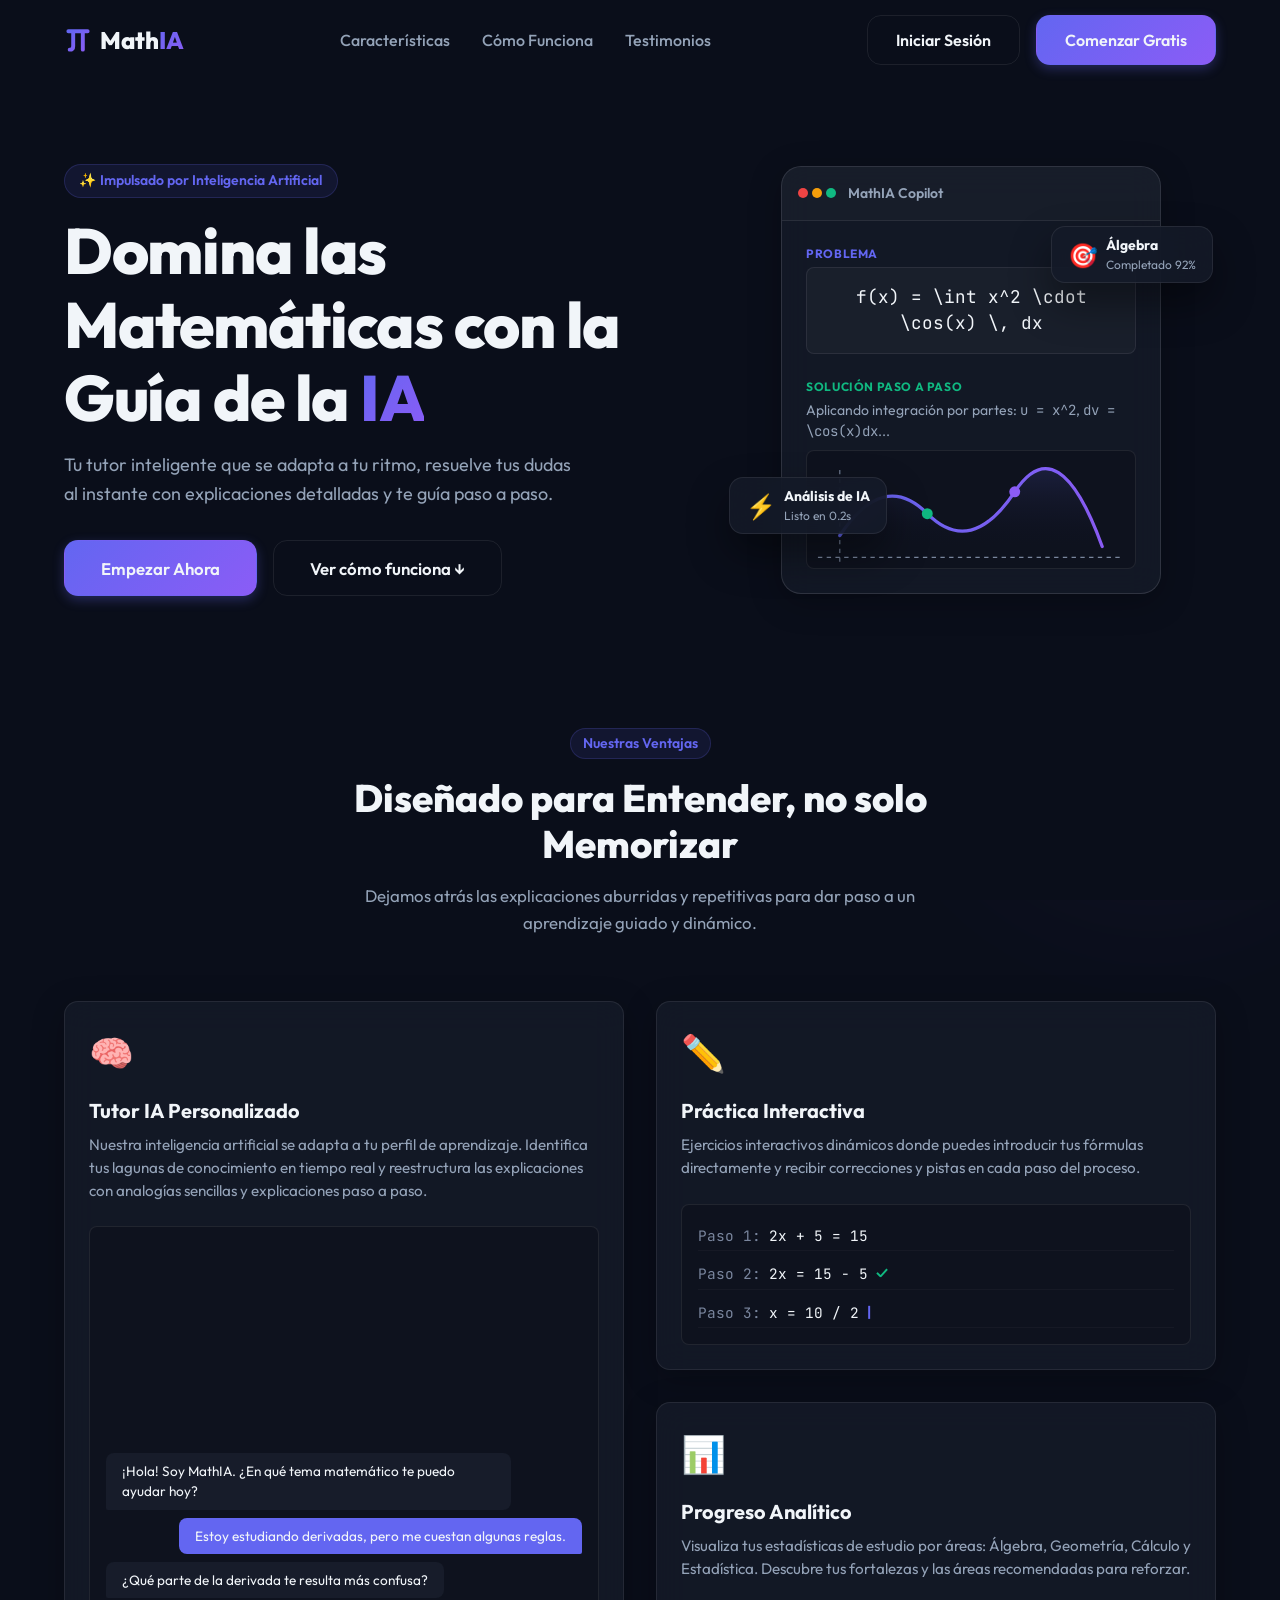
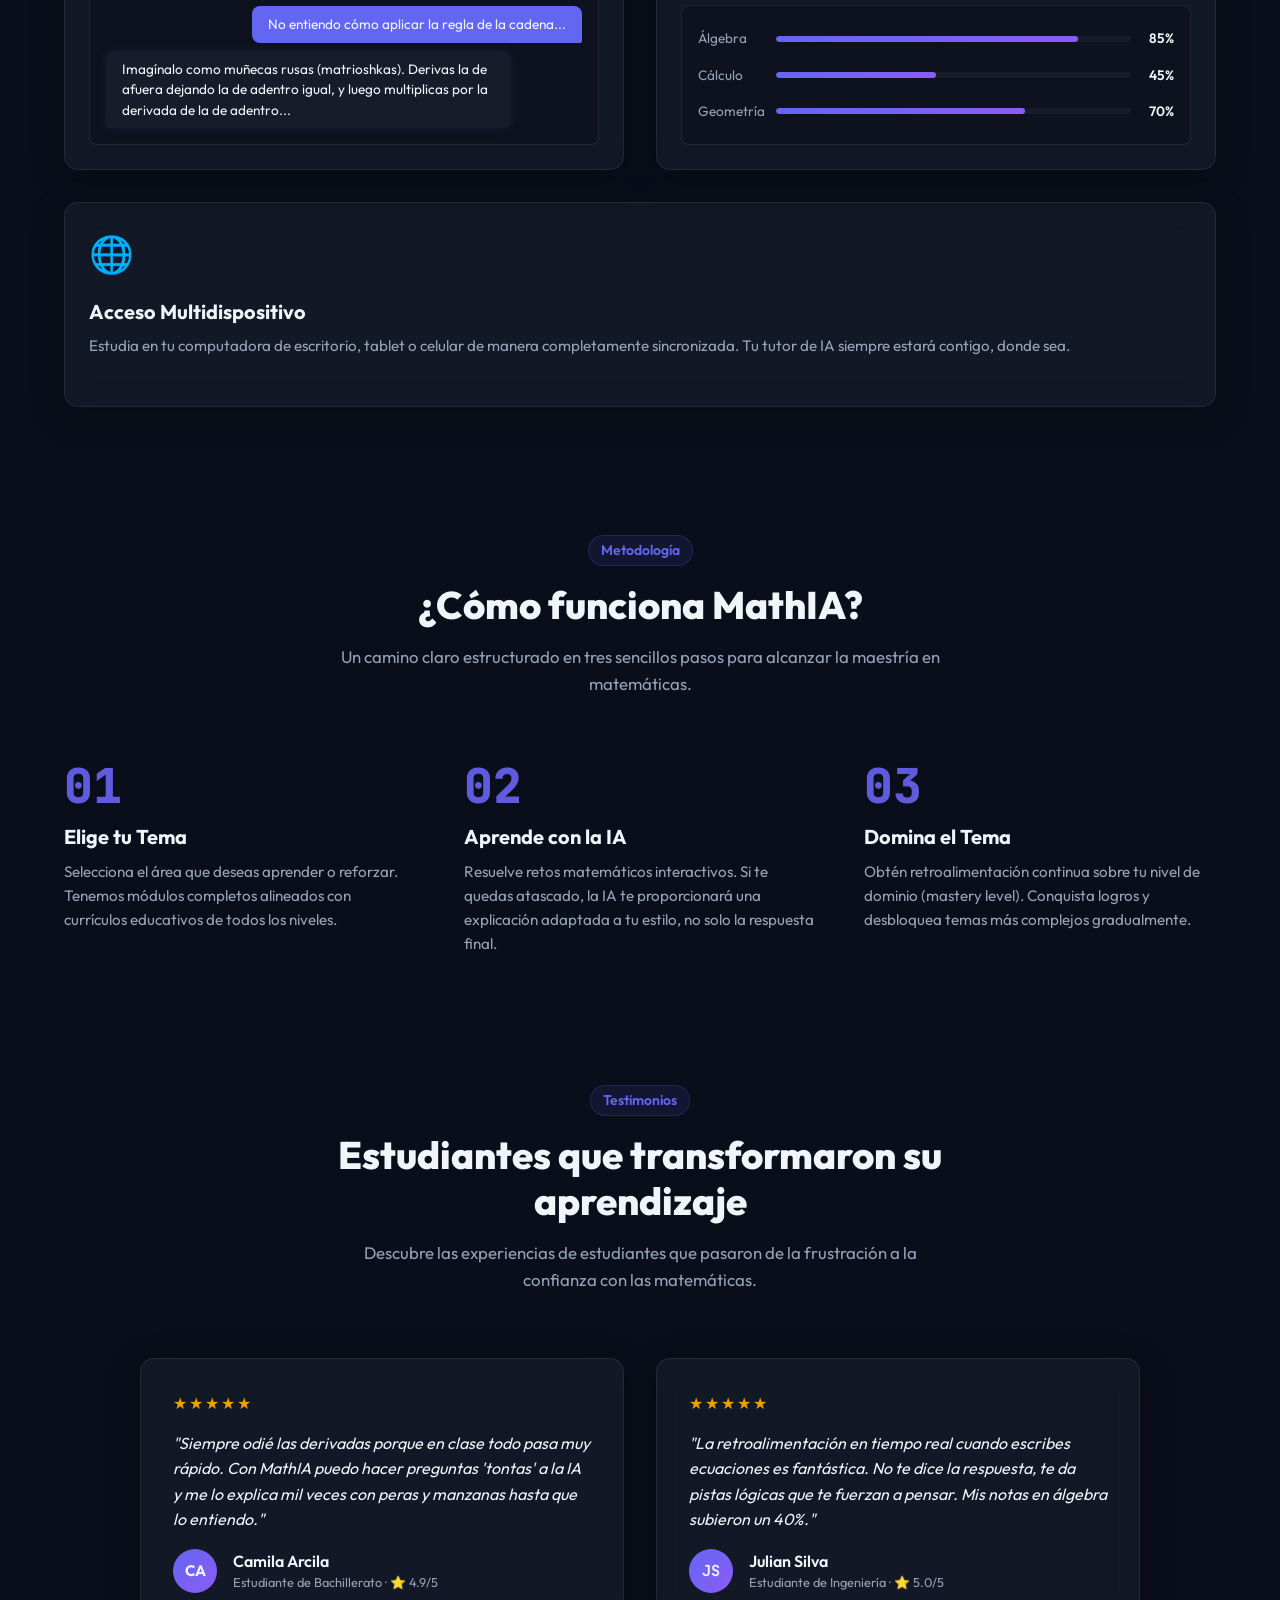
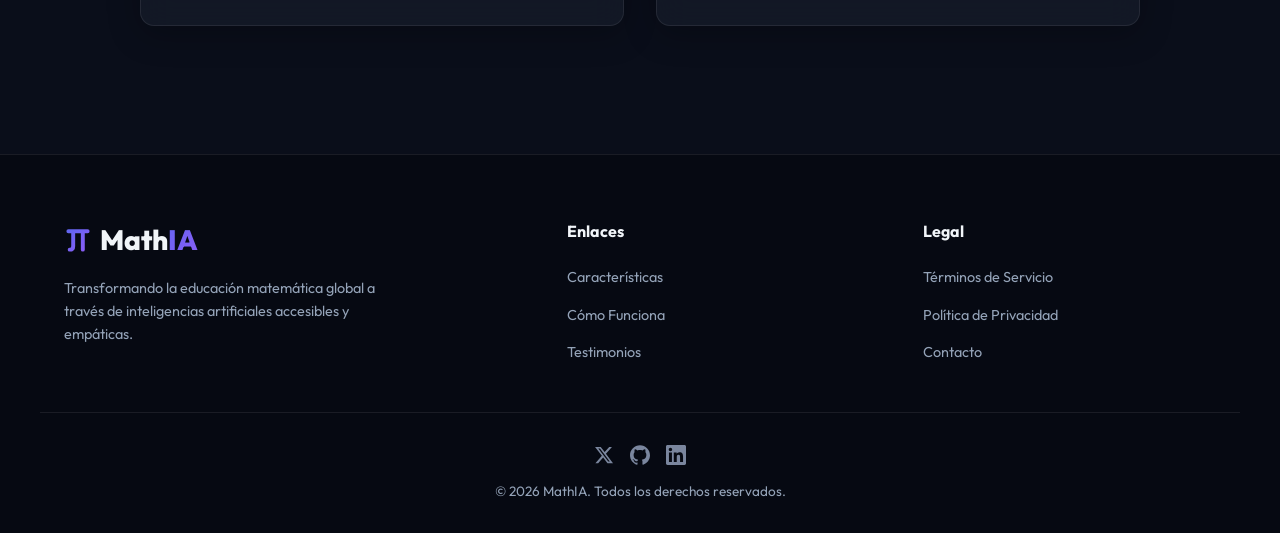
<file: index.html>
<!DOCTYPE html>
<html lang="es">
<head>
  <meta charset="UTF-8">
  <meta name="viewport" content="width=device-width, initial-scale=1.0">
  <title>MathIA — Domina las Matemáticas con Inteligencia Artificial</title>
  <meta name="description" content="Aprende y practica álgebra, cálculo y geometría con la ayuda de un tutor inteligente personalizado impulsado por IA.">
  <meta property="og:title" content="MathIA — Domina las Matemáticas con Inteligencia Artificial">
  <meta property="og:description" content="Tu tutor inteligente que se adapta a tu ritmo. Aprende álgebra, cálculo y geometría con IA.">
  <meta property="og:type" content="website">
  <meta name="theme-color" content="#0a0e1a">
  <link rel="icon" type="image/svg+xml" href="assets/icons/favicon.svg">
  <link rel="preconnect" href="https://fonts.googleapis.com">
  <link rel="preconnect" href="https://fonts.gstatic.com" crossorigin>
  <link href="https://fonts.googleapis.com/css2?family=Outfit:wght@300;400;500;600;700;800&family=JetBrains+Mono:wght@400;500;700&display=swap" rel="stylesheet">
  <!-- Stylesheets -->
  <link rel="stylesheet" href="css/main.css">
  <link rel="stylesheet" href="css/landing.css">
</head>
<body>
  <!-- Ambient Glow Backdrops -->
  <div class="glow-backdrop" style="top: -10%; left: -10%;"></div>
  <div class="glow-backdrop" style="top: 50%; right: -10%; background: radial-gradient(circle, rgba(139, 92, 246, 0.12) 0%, rgba(99, 102, 241, 0) 70%);"></div>

  <!-- Navbar -->
  <header class="navbar" id="navbar">
    <div class="container navbar-container">
      <a href="#" class="logo">
        <svg aria-hidden="true" class="logo-icon" viewBox="0 0 32 32" fill="none" xmlns="http://www.w3.org/2000/svg">
          <defs>
            <linearGradient id="logo-grad-header" x1="0%" y1="0%" x2="100%" y2="100%">
              <stop offset="0%" stop-color="#6366f1" />
              <stop offset="100%" stop-color="#8b5cf6" />
            </linearGradient>
          </defs>
          <path d="M5 6H27 M10.5 6V23Q10.5 27 6.5 27 M21.5 6V27" stroke="url(#logo-grad-header)" stroke-width="4.5" stroke-linecap="round" stroke-linejoin="round"/>
        </svg>
        <span>Math<span class="text-gradient">IA</span></span>
      </a>

      <!-- Desktop Nav Links -->
      <nav class="nav-links">
        <a href="#features" class="nav-link">Características</a>
        <a href="#how-it-works" class="nav-link">Cómo Funciona</a>
        <a href="#testimonials" class="nav-link">Testimonios</a>
      </nav>

      <!-- CTA and Menu Hamburger -->
      <div class="nav-actions">
        <a href="login.html" class="btn btn-secondary nav-login-btn">Iniciar Sesión</a>
        <a href="registro.html" class="btn btn-primary">Comenzar Gratis</a>
        <button class="hamburger-menu" id="hamburger-menu" aria-label="Abrir menú de navegación">
          <span></span>
          <span></span>
          <span></span>
        </button>
      </div>
    </div>
  </header>

  <!-- Mobile Nav Overlay -->
  <div class="mobile-nav" id="mobile-nav">
    <nav class="mobile-nav-links">
      <a href="#features" class="mobile-nav-link">Características</a>
      <a href="#how-it-works" class="mobile-nav-link">Cómo Funciona</a>
      <a href="#testimonials" class="mobile-nav-link">Testimonios</a>
      <hr class="mobile-divider">
      <a href="login.html" class="btn btn-secondary mobile-btn">Iniciar Sesión</a>
      <a href="registro.html" class="btn btn-primary mobile-btn">Comenzar Gratis</a>
    </nav>
  </div>

  <main>
    <!-- Hero Section -->
    <section class="hero-section">
      <div class="container hero-container">
        <div class="hero-content">
          <div class="badge hero-badge">
            <span class="badge-icon">✨</span>
            <span>Impulsado por Inteligencia Artificial</span>
          </div>
          <h1 class="hero-title">
            Domina las Matemáticas con la Guía de la <span class="text-gradient">IA</span>
          </h1>
          <p class="hero-subtitle text-muted">
            Tu tutor inteligente que se adapta a tu ritmo, resuelve tus dudas al instante con explicaciones detalladas y te guía paso a paso.
          </p>
          <div class="hero-actions">
            <a href="registro.html" class="btn btn-primary btn-lg">Empezar Ahora</a>
            <a href="#how-it-works" class="btn btn-secondary btn-lg">Ver cómo funciona ↓</a>
          </div>
        </div>

        <div class="hero-visual">
          <div class="visual-wrapper">
            <!-- Floating Math Elements and Network -->
            <div class="math-card card">
              <div class="math-header">
                <span class="dot red"></span>
                <span class="dot yellow"></span>
                <span class="dot green"></span>
                <span class="math-title">MathIA Copilot</span>
              </div>
              <div class="math-body">
                <div class="math-problem">
                  <span class="tag-problem">Problema</span>
                  <div class="formula font-mono">f(x) = \int x^2 \cdot \cos(x) \, dx</div>
                </div>
                <div class="math-solution">
                  <span class="tag-solution">Solución paso a paso</span>
                  <p class="explanation">Aplicando integración por partes: <code class="font-mono">u = x^2</code>, <code class="font-mono">dv = \cos(x)dx</code>...</p>
                  <div class="graph-preview">
                    <!-- SVG graph visualization representing Math / AI analysis -->
                    <svg aria-hidden="true" viewBox="0 0 300 100" class="graph-svg">
                      <line x1="10" y1="90" x2="290" y2="90" stroke="var(--text-muted)" stroke-width="1" stroke-dasharray="4,4"/>
                      <line x1="30" y1="10" x2="30" y2="95" stroke="var(--text-muted)" stroke-width="1" stroke-dasharray="4,4"/>
                      <!-- Wave function graph -->
                      <path d="M 30 70 Q 70 10 110 50 T 190 30 T 270 80" fill="none" stroke="url(#accent-grad)" stroke-width="3" stroke-linecap="round"/>
                      <!-- Area under curve (fill) -->
                      <path d="M 30 70 Q 70 10 110 50 T 190 30 T 270 80 L 270 90 L 30 90 Z" fill="url(#area-grad)" opacity="0.15"/>
                      <circle cx="110" cy="50" r="5" fill="var(--success)" class="pulse-dot"/>
                      <circle cx="190" cy="30" r="5" fill="var(--accent-secondary)" class="pulse-dot"/>
                      <defs>
                        <linearGradient id="accent-grad" x1="0%" y1="0%" x2="100%" y2="0%">
                          <stop offset="0%" stop-color="var(--accent-primary)" />
                          <stop offset="100%" stop-color="var(--accent-secondary)" />
                        </linearGradient>
                        <linearGradient id="area-grad" x1="0%" y1="0%" x2="0%" y2="100%">
                          <stop offset="0%" stop-color="var(--accent-primary)" />
                          <stop offset="100%" stop-color="transparent" />
                        </linearGradient>
                      </defs>
                    </svg>
                  </div>
                </div>
              </div>
            </div>
            <!-- Auxiliary floating badges to create depth -->
            <div class="floating-badge badge-1 card">
              <span class="fb-icon">🎯</span>
              <div>
                <p class="fb-title">Álgebra</p>
                <p class="fb-subtitle">Completado 92%</p>
              </div>
            </div>
            <div class="floating-badge badge-2 card">
              <span class="fb-icon">⚡</span>
              <div>
                <p class="fb-title">Análisis de IA</p>
                <p class="fb-subtitle">Listo en 0.2s</p>
              </div>
            </div>
          </div>
        </div>
      </div>
    </section>

    <!-- Features Section (Bento Grid) -->
    <section class="features-section" id="features">
      <div class="container">
        <div class="section-header text-center">
          <div class="badge">Nuestras Ventajas</div>
          <h2 class="section-title">Diseñado para Entender, no solo Memorizar</h2>
          <p class="section-subtitle text-muted">
            Dejamos atrás las explicaciones aburridas y repetitivas para dar paso a un aprendizaje guiado y dinámico.
          </p>
        </div>

        <div class="bento-grid">
          <!-- Card 1: Large primary feature -->
          <div class="card bento-card card-large">
            <div class="bento-icon">🧠</div>
            <h3 class="bento-title">Tutor IA Personalizado</h3>
            <p class="bento-desc text-muted">
              Nuestra inteligencia artificial se adapta a tu perfil de aprendizaje. Identifica tus lagunas de conocimiento en tiempo real y reestructura las explicaciones con analogías sencillas y explicaciones paso a paso.
            </p>
            <div class="bento-visual-custom chat-simulation">
              <div class="msg bot">
                <p>¡Hola! Soy MathIA. ¿En qué tema matemático te puedo ayudar hoy?</p>
              </div>
              <div class="msg user">
                <p>Estoy estudiando derivadas, pero me cuestan algunas reglas.</p>
              </div>
              <div class="msg bot">
                <p>¿Qué parte de la derivada te resulta más confusa?</p>
              </div>
              <div class="msg user">
                <p>No entiendo cómo aplicar la regla de la cadena...</p>
              </div>
              <div class="msg bot animated">
                <p>Imagínalo como muñecas rusas (matrioshkas). Derivas la de afuera dejando la de adentro igual, y luego multiplicas por la derivada de la de adentro...</p>
              </div>
            </div>
          </div>

          <!-- Card 2: Medium feature -->
          <div class="card bento-card card-medium">
            <div class="bento-icon">✏️</div>
            <h3 class="bento-title">Práctica Interactiva</h3>
            <p class="bento-desc text-muted">
              Ejercicios interactivos dinámicos donde puedes introducir tus fórmulas directamente y recibir correcciones y pistas en cada paso del proceso.
            </p>
            <div class="bento-visual-custom math-input-demo">
              <div class="input-line">
                <span class="step-num font-mono">Paso 1:</span>
                <span class="step-val font-mono">2x + 5 = 15</span>
              </div>
              <div class="input-line">
                <span class="step-num font-mono">Paso 2:</span>
                <span class="step-val font-mono">2x = 15 - 5</span>
                <span class="step-status success">✓</span>
              </div>
              <div class="input-line active">
                <span class="step-num font-mono">Paso 3:</span>
                <span class="step-val font-mono">x = 10 / 2</span>
                <span class="step-cursor">|</span>
              </div>
            </div>
          </div>

          <!-- Card 3: Medium feature -->
          <div class="card bento-card card-medium">
            <div class="bento-icon">📊</div>
            <h3 class="bento-title">Progreso Analítico</h3>
            <p class="bento-desc text-muted">
              Visualiza tus estadísticas de estudio por áreas: Álgebra, Geometría, Cálculo y Estadística. Descubre tus fortalezas y las áreas recomendadas para reforzar.
            </p>
            <div class="bento-visual-custom progress-chart-demo">
              <div class="chart-bar-group">
                <div class="chart-label">Álgebra</div>
                <div class="chart-track"><div class="chart-fill" style="width: 85%;"></div></div>
                <div class="chart-value">85%</div>
              </div>
              <div class="chart-bar-group">
                <div class="chart-label">Cálculo</div>
                <div class="chart-track"><div class="chart-fill" style="width: 45%;"></div></div>
                <div class="chart-value">45%</div>
              </div>
              <div class="chart-bar-group">
                <div class="chart-label">Geometría</div>
                <div class="chart-track"><div class="chart-fill" style="width: 70%;"></div></div>
                <div class="chart-value">70%</div>
              </div>
            </div>
          </div>

          <!-- Card 4: Small feature -->
          <div class="card bento-card card-small">
            <div class="bento-icon">🌐</div>
            <h3 class="bento-title">Acceso Multidispositivo</h3>
            <p class="bento-desc text-muted">
              Estudia en tu computadora de escritorio, tablet o celular de manera completamente sincronizada. Tu tutor de IA siempre estará contigo, donde sea.
            </p>
          </div>
        </div>
      </div>
    </section>

    <!-- How It Works Section -->
    <section class="how-it-works-section" id="how-it-works">
      <div class="container">
        <div class="section-header text-center">
          <div class="badge">Metodología</div>
          <h2 class="section-title">¿Cómo funciona MathIA?</h2>
          <p class="section-subtitle text-muted">
            Un camino claro estructurado en tres sencillos pasos para alcanzar la maestría en matemáticas.
          </p>
        </div>

        <div class="steps-container">
          <div class="step-card">
            <div class="step-number text-gradient font-mono">01</div>
            <h3 class="step-title">Elige tu Tema</h3>
            <p class="step-desc text-muted">
              Selecciona el área que deseas aprender o reforzar. Tenemos módulos completos alineados con currículos educativos de todos los niveles.
            </p>
          </div>
          <div class="step-card">
            <div class="step-number text-gradient font-mono">02</div>
            <h3 class="step-title">Aprende con la IA</h3>
            <p class="step-desc text-muted">
              Resuelve retos matemáticos interactivos. Si te quedas atascado, la IA te proporcionará una explicación adaptada a tu estilo, no solo la respuesta final.
            </p>
          </div>
          <div class="step-card">
            <div class="step-number text-gradient font-mono">03</div>
            <h3 class="step-title">Domina el Tema</h3>
            <p class="step-desc text-muted">
              Obtén retroalimentación continua sobre tu nivel de dominio (mastery level). Conquista logros y desbloquea temas más complejos gradualmente.
            </p>
          </div>
        </div>
      </div>
    </section>

    <!-- Testimonials Section -->
    <section class="testimonials-section" id="testimonials">
      <div class="container">
        <div class="section-header text-center">
          <div class="badge">Testimonios</div>
          <h2 class="section-title">Estudiantes que transformaron su aprendizaje</h2>
          <p class="section-subtitle text-muted">
            Descubre las experiencias de estudiantes que pasaron de la frustración a la confianza con las matemáticas.
          </p>
        </div>

        <div class="testimonials-grid">
          <!-- Testimonial 1 -->
          <div class="card testimonial-card">
            <div class="stars">★★★★★</div>
            <p class="testimonial-quote">
              "Siempre odié las derivadas porque en clase todo pasa muy rápido. Con MathIA puedo hacer preguntas 'tontas' a la IA y me lo explica mil veces con peras y manzanas hasta que lo entiendo."
            </p>
            <div class="testimonial-user">
              <div class="avatar">CA</div>
              <div class="user-info">
                <h4 class="user-name">Camila Arcila</h4>
                <p class="user-details text-muted">Estudiante de Bachillerato · ⭐ 4.9/5</p>
              </div>
            </div>
          </div>

          <!-- Testimonial 2 -->
          <div class="card testimonial-card">
            <div class="stars">★★★★★</div>
            <p class="testimonial-quote">
              "La retroalimentación en tiempo real cuando escribes ecuaciones es fantástica. No te dice la respuesta, te da pistas lógicas que te fuerzan a pensar. Mis notas en álgebra subieron un 40%."
            </p>
            <div class="testimonial-user">
              <div class="avatar font-mono">JS</div>
              <div class="user-info">
                <h4 class="user-name">Julian Silva</h4>
                <p class="user-details text-muted">Estudiante de Ingeniería · ⭐ 5.0/5</p>
              </div>
            </div>
          </div>
        </div>
      </div>
    </section>
  </main>

  <!-- Footer -->
  <footer class="footer">
    <div class="container footer-container">
      <div class="footer-brand">
        <a href="#" class="logo footer-logo">
          <svg aria-hidden="true" class="logo-icon" viewBox="0 0 32 32" fill="none" xmlns="http://www.w3.org/2000/svg">
            <defs>
              <linearGradient id="logo-grad-footer" x1="0%" y1="0%" x2="100%" y2="100%">
                <stop offset="0%" stop-color="#6366f1" />
                <stop offset="100%" stop-color="#8b5cf6" />
              </linearGradient>
            </defs>
            <path d="M5 6H27 M10.5 6V23Q10.5 27 6.5 27 M21.5 6V27" stroke="url(#logo-grad-footer)" stroke-width="4.5" stroke-linecap="round" stroke-linejoin="round"/>
          </svg>
          <span>Math<span class="text-gradient">IA</span></span>
        </a>
        <p class="footer-desc text-muted">
          Transformando la educación matemática global a través de inteligencias artificiales accesibles y empáticas.
        </p>
      </div>

      <div class="footer-links-group">
        <h4 class="footer-links-title">Enlaces</h4>
        <nav class="footer-nav">
          <a href="#features" class="footer-link">Características</a>
          <a href="#how-it-works" class="footer-link">Cómo Funciona</a>
          <a href="#testimonials" class="footer-link">Testimonios</a>
        </nav>
      </div>

      <div class="footer-links-group">
        <h4 class="footer-links-title">Legal</h4>
        <nav class="footer-nav">
          <a href="#" class="footer-link">Términos de Servicio</a>
          <a href="#" class="footer-link">Política de Privacidad</a>
          <a href="#" class="footer-link">Contacto</a>
        </nav>
      </div>
    </div>
    <div class="container footer-bottom text-center">
      <div class="footer-social">
        <a href="#" target="_blank" rel="noopener noreferrer" aria-label="Síguenos en Twitter">
          <svg aria-hidden="true" width="20" height="20" viewBox="0 0 24 24" fill="currentColor" xmlns="http://www.w3.org/2000/svg">
            <path d="M18.244 2.25h3.308l-7.227 8.26 8.502 11.24H16.17l-5.214-6.817L4.99 21.75H1.68l7.73-8.835L1.254 2.25H8.08l4.713 6.231zm-1.161 17.52h1.833L7.084 4.126H5.117z"/>
          </svg>
        </a>
        <a href="#" target="_blank" rel="noopener noreferrer" aria-label="Síguenos en GitHub">
          <svg aria-hidden="true" width="20" height="20" viewBox="0 0 24 24" fill="currentColor" xmlns="http://www.w3.org/2000/svg">
            <path d="M12 .297c-6.63 0-12 5.373-12 12 0 5.303 3.438 9.8 8.205 11.385.6.113.82-.258.82-.577 0-.285-.01-1.04-.015-2.04-3.338.724-4.042-1.61-4.042-1.61C4.422 18.07 3.633 17.7 3.633 17.7c-1.087-.744.084-.729.084-.729 1.205.084 1.838 1.236 1.838 1.236 1.07 1.835 2.809 1.305 3.495.998.108-.776.417-1.305.76-1.605-2.665-.3-5.466-1.332-5.466-5.93 0-1.31.465-2.38 1.235-3.22-.135-.303-.54-1.523.105-3.176 0 0 1.005-.322 3.3 1.23.96-.267 1.98-.399 3-.405 1.02.006 2.04.138 3 .405 2.28-1.552 3.285-1.23 3.285-1.23.645 1.653.24 2.873.12 3.176.765.84 1.23 1.91 1.23 3.22 0 4.61-2.805 5.625-5.475 5.92.42.36.81 1.096.81 2.22 0 1.606-.015 2.896-.015 3.286 0 .315.21.69.825.57C20.565 22.092 24 17.592 24 12.297c0-6.627-5.373-12-12-12"/>
          </svg>
        </a>
        <a href="#" target="_blank" rel="noopener noreferrer" aria-label="Síguenos en LinkedIn">
          <svg aria-hidden="true" width="20" height="20" viewBox="0 0 24 24" fill="currentColor" xmlns="http://www.w3.org/2000/svg">
            <path d="M20.447 20.452h-3.554v-5.569c0-1.328-.027-3.037-1.852-3.037-1.853 0-2.136 1.445-2.136 2.939v5.667H9.351V9h3.414v1.561h.046c.477-.9 1.637-1.85 3.37-1.85 3.601 0 4.267 2.37 4.267 5.455v6.286zM5.337 7.433c-1.144 0-2.063-.926-2.063-2.065 0-1.138.92-2.063 2.063-2.063 1.14 0 2.064.925 2.064 2.063 0 1.139-.925 2.065-2.064 2.065zm1.782 13.019H3.555V9h3.564v11.452zM22.225 0H1.771C.792 0 0 .774 0 1.729v20.542C0 23.227.792 24 1.771 24h20.451C23.2 24 24 23.227 24 22.271V1.729C24 .774 23.2 0 22.222 0z"/>
          </svg>
        </a>
      </div>
      <p class="text-muted copyright">&copy; 2026 MathIA. Todos los derechos reservados.</p>
    </div>
  </footer>

  <!-- Scripts -->
  <script src="js/main.js"></script>
</body>
</html>
</file>
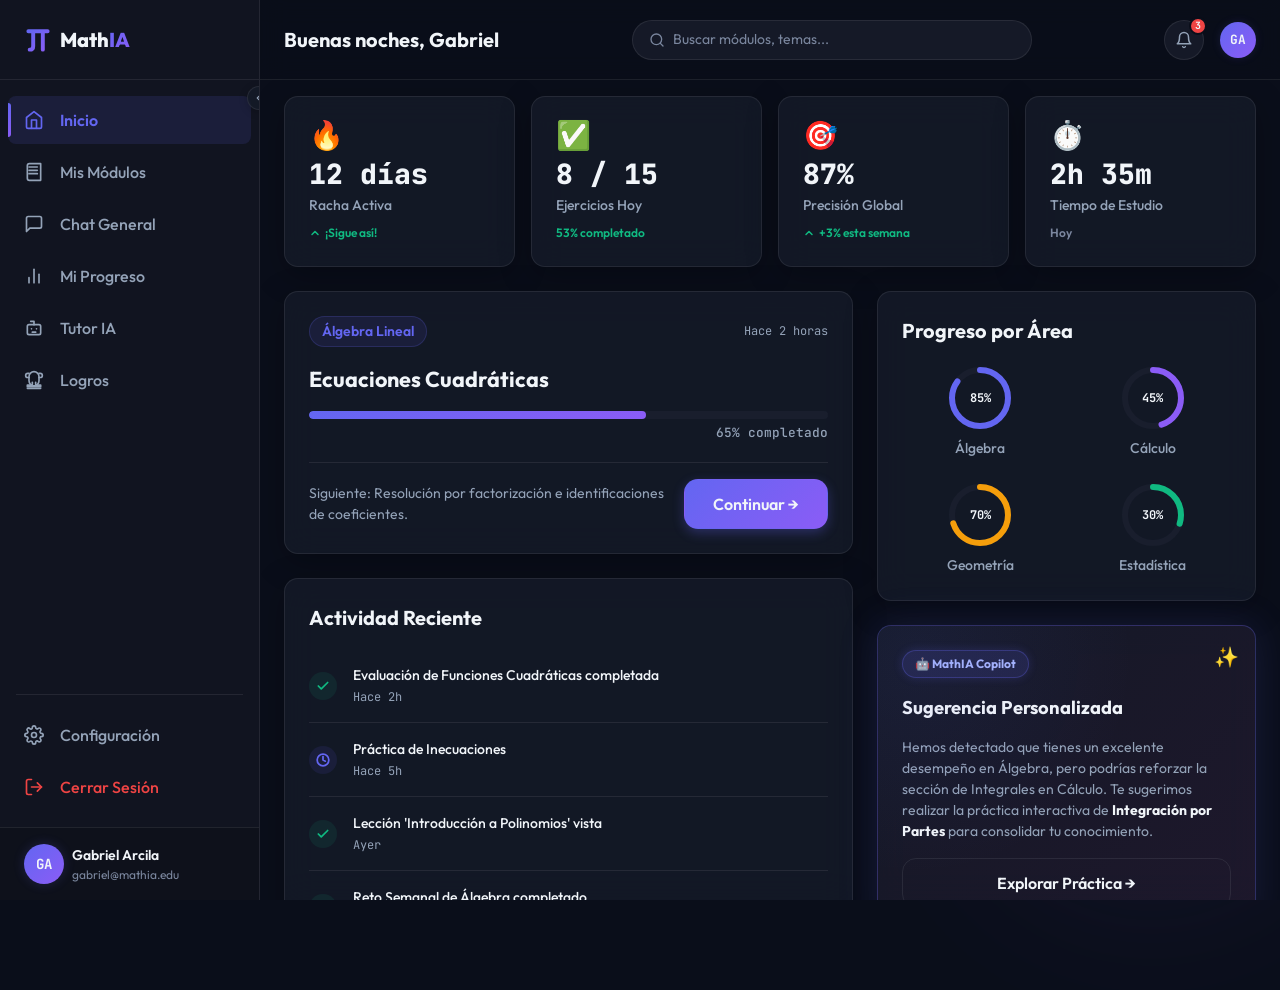
<file: dashboard.html>
<!DOCTYPE html>
<html lang="es">
<head>
  <meta charset="UTF-8">
  <meta name="viewport" content="width=device-width, initial-scale=1.0">
  <title>Mi Dashboard — MathIA</title>
  <meta name="description" content="Panel de control de MathIA donde puedes ver tu progreso, temas pendientes y sugerencias del tutor de IA.">
  
  <!-- Open Graph -->
  <meta property="og:title" content="Mi Dashboard — MathIA">
  <meta property="og:description" content="Visualiza tu progreso de aprendizaje matemático e interactúa con el tutor de IA.">
  <meta property="og:type" content="website">
  <meta name="theme-color" content="#0a0e1a">
  
  <link rel="icon" type="image/svg+xml" href="assets/icons/favicon.svg">
  <link rel="preconnect" href="https://fonts.googleapis.com">
  <link rel="preconnect" href="https://fonts.gstatic.com" crossorigin>
  <link href="https://fonts.googleapis.com/css2?family=Outfit:wght@300;400;500;600;700;800&family=JetBrains+Mono:wght@400;500;700&display=swap" rel="stylesheet">
  
  <!-- Stylesheets -->
  <link rel="stylesheet" href="css/main.css">
  <link rel="stylesheet" href="css/dashboard.css">
</head>
<body>
  <!-- Ambient Glow Backdrops -->
  <div class="glow-backdrop glow-backdrop--dashboard-top-left"></div>
  <div class="glow-backdrop glow-backdrop--dashboard-bottom-right"></div>

  <!-- Sidebar Overlay for mobile -->
  <div class="sidebar-overlay" id="sidebar-overlay"></div>

  <!-- Dashboard Container -->
  <div class="dashboard-layout">
    
    <!-- Sidebar Navigation -->
    <nav class="sidebar" id="sidebar" aria-label="Navegación principal">
      <div class="sidebar-header">
        <a href="dashboard.html" class="logo">
          <svg aria-hidden="true" class="logo-icon" viewBox="0 0 32 32" fill="none" xmlns="http://www.w3.org/2000/svg">
            <defs>
              <linearGradient id="logo-grad-sidebar" x1="0%" y1="0%" x2="100%" y2="100%">
                <stop offset="0%" stop-color="#6366f1" />
                <stop offset="100%" stop-color="#8b5cf6" />
              </linearGradient>
            </defs>
            <path d="M5 6H27 M10.5 6V23Q10.5 27 6.5 27 M21.5 6V27" stroke="url(#logo-grad-sidebar)" stroke-width="4.5" stroke-linecap="round" stroke-linejoin="round"/>
          </svg>
          <span class="logo-text">Math<span class="text-gradient">IA</span></span>
        </a>
      </div>

      <!-- Main Navigation Menu -->
      <nav class="sidebar-menu">
        <ul>
          <li>
            <a href="dashboard.html" class="sidebar-link sidebar-link--active" aria-current="page">
              <svg class="sidebar-icon" viewBox="0 0 24 24" fill="none" stroke="currentColor" stroke-width="2" stroke-linecap="round" stroke-linejoin="round" aria-hidden="true">
                <path d="m3 9 9-7 9 7v11a2 2 0 0 1-2 2H5a2 2 0 0 1-2-2z"/>
                <polyline points="9 22 9 12 15 12 15 22"/>
              </svg>
              <span>Inicio</span>
            </a>
          </li>
          <li>
            <a href="#" class="sidebar-link" title="Próximamente" data-tooltip="Próximamente">
              <svg class="sidebar-icon" viewBox="0 0 24 24" fill="none" stroke="currentColor" stroke-width="2" stroke-linecap="round" stroke-linejoin="round" aria-hidden="true">
                <path d="M4 19.5v-15A2.5 2.5 0 0 1 6.5 2H20v20H6.5a2.5 2.5 0 0 1-2.5-2.5Z"/>
                <path d="M6 6h10"/>
                <path d="M6 10h10"/>
                <path d="M6 14h10"/>
              </svg>
              <span>Mis Módulos</span>
            </a>
          </li>
          <li>
            <a href="#" class="sidebar-link" title="Próximamente" data-tooltip="Próximamente">
              <svg class="sidebar-icon" viewBox="0 0 24 24" fill="none" stroke="currentColor" stroke-width="2" stroke-linecap="round" stroke-linejoin="round" aria-hidden="true">
                <path d="M21 15a2 2 0 0 1-2 2H7l-4 4V5a2 2 0 0 1 2-2h14a2 2 0 0 1 2 2z"></path>
              </svg>
              <span>Chat General</span>
            </a>
          </li>
          <li>
            <a href="#" class="sidebar-link" title="Próximamente" data-tooltip="Próximamente">
              <svg class="sidebar-icon" viewBox="0 0 24 24" fill="none" stroke="currentColor" stroke-width="2" stroke-linecap="round" stroke-linejoin="round" aria-hidden="true">
                <line x1="18" y1="20" x2="18" y2="10"/>
                <line x1="12" y1="20" x2="12" y2="4"/>
                <line x1="6" y1="20" x2="6" y2="14"/>
              </svg>
              <span>Mi Progreso</span>
            </a>
          </li>
          <li>
            <a href="#" class="sidebar-link" title="Próximamente" data-tooltip="Próximamente">
              <svg class="sidebar-icon" viewBox="0 0 24 24" fill="none" stroke="currentColor" stroke-width="2" stroke-linecap="round" stroke-linejoin="round" aria-hidden="true">
                <path d="M12 8V4H8"/>
                <rect width="16" height="12" x="4" y="8" rx="2"/>
                <path d="M9 13h.01"/>
                <path d="M15 13h.01"/>
                <path d="M10 17h4"/>
              </svg>
              <span>Tutor IA</span>
            </a>
          </li>
          <li>
            <a href="#" class="sidebar-link" title="Próximamente" data-tooltip="Próximamente">
              <svg class="sidebar-icon" viewBox="0 0 24 24" fill="none" stroke="currentColor" stroke-width="2" stroke-linecap="round" stroke-linejoin="round" aria-hidden="true">
                <path d="M6 9H4.5a2.5 2.5 0 0 1 0-5H6"/>
                <path d="M18 9h1.5a2.5 2.5 0 0 0 0-5H18"/>
                <path d="M4 22h16"/>
                <path d="M10 14.66V17c0 .55-.45 1-1 1H4v2h16v-2h-5c-.55 0-1-.45-1-1v-2.34"/>
                <path d="M12 2a6 6 0 0 1 6 6v5a6 6 0 0 1-6 6 6 6 0 0 1-6-6V8a6 6 0 0 1 6-6Z"/>
              </svg>
              <span>Logros</span>
            </a>
          </li>
        </ul>
      </nav>

      <hr class="sidebar-divider" aria-hidden="true">

      <!-- Secondary Menu -->
      <nav class="sidebar-menu sidebar-menu--secondary">
        <ul>
          <li>
            <a href="#" class="sidebar-link" title="Próximamente" data-tooltip="Próximamente">
              <svg class="sidebar-icon" viewBox="0 0 24 24" fill="none" stroke="currentColor" stroke-width="2" stroke-linecap="round" stroke-linejoin="round" aria-hidden="true">
                <circle cx="12" cy="12" r="3"/>
                <path d="M19.4 15a1.65 1.65 0 0 0 .33 1.82l.06.06a2 2 0 1 1-2.83 2.83l-.06-.06a1.65 1.65 0 0 0-1.82-.33 1.65 1.65 0 0 0-1 1.51V21a2 2 0 0 1-4 0v-.09A1.65 1.65 0 0 0 9 19.4a1.65 1.65 0 0 0-1.82.33l-.06.06a2 2 0 1 1-2.83-2.83l.06-.06a1.65 1.65 0 0 0 .33-1.82 1.65 1.65 0 0 0-1.51-1H3a2 2 0 0 1 0-4h.09A1.65 1.65 0 0 0 4.6 9a1.65 1.65 0 0 0-.33-1.82l-.06-.06a2 2 0 1 1 2.83-2.83l.06.06a1.65 1.65 0 0 0 1.82.33H9a1.65 1.65 0 0 0 1-1.51V3a2 2 0 0 1 4 0v.09a1.65 1.65 0 0 0 1 1.51 1.65 1.65 0 0 0 1.82-.33l.06-.06a2 2 0 1 1 2.83 2.83l-.06.06a1.65 1.65 0 0 0-.33 1.82V9a1.65 1.65 0 0 0 1.51 1H21a2 2 0 0 1 0 4h-.09a1.65 1.65 0 0 0-1.51 1z"/>
              </svg>
              <span>Configuración</span>
            </a>
          </li>
          <li>
            <a href="login.html" class="sidebar-link sidebar-link--logout">
              <svg class="sidebar-icon" viewBox="0 0 24 24" fill="none" stroke="currentColor" stroke-width="2" stroke-linecap="round" stroke-linejoin="round" aria-hidden="true">
                <path d="M9 21H5a2 2 0 0 1-2-2V5a2 2 0 0 1 2-2h4"/>
                <polyline points="16 17 21 12 16 7"/>
                <line x1="21" y1="12" x2="9" y2="12"/>
              </svg>
              <span>Cerrar Sesión</span>
            </a>
          </li>
        </ul>
      </nav>

      <!-- User Profile section -->
      <div class="sidebar-profile">
        <div class="profile-avatar font-mono" aria-hidden="true">GA</div>
        <div class="profile-info">
          <p class="profile-name">Gabriel Arcila</p>
          <p class="profile-email">gabriel@mathia.edu</p>
        </div>
      </div>

      <!-- Sidebar Collapse Trigger Button -->
      <button class="sidebar-toggle" id="sidebar-toggle" aria-label="Colapsar menú lateral">
        <svg class="toggle-icon" viewBox="0 0 24 24" fill="none" stroke="currentColor" stroke-width="2" stroke-linecap="round" stroke-linejoin="round" aria-hidden="true">
          <polyline points="15 18 9 12 15 6"/>
        </svg>
      </button>
    </nav>

    <!-- Main Workspace Content -->
    <main class="dashboard-main" id="main-content">
      
      <!-- Top Bar Header -->
      <header class="topbar">
        <button class="topbar-hamburger" id="topbar-hamburger" aria-label="Abrir menú de navegación">
          <svg viewBox="0 0 24 24" fill="none" stroke="currentColor" stroke-width="2" stroke-linecap="round" stroke-linejoin="round" aria-hidden="true">
            <line x1="4" x2="20" y1="12" y2="12"/>
            <line x1="4" x2="20" y1="6" y2="6"/>
            <line x1="4" x2="20" y1="18" y2="18"/>
          </svg>
        </button>

        <h1 class="topbar-greeting" id="topbar-greeting">Buenos días, Gabriel</h1>

        <!-- Search box -->
        <div class="search-bar">
          <span class="search-icon" aria-hidden="true">
            <svg viewBox="0 0 24 24" fill="none" stroke="currentColor" stroke-width="2" stroke-linecap="round" stroke-linejoin="round">
              <circle cx="11" cy="11" r="8"/>
              <path d="m21 21-4.3-4.3"/>
            </svg>
          </span>
          <input type="search" placeholder="Buscar módulos, temas..." aria-label="Buscar en MathIA" id="search-input">
        </div>

        <!-- Notification Bell & Mobile Profile -->
        <div class="topbar-actions">
          <button class="topbar-notifications" aria-label="Ver 3 notificaciones nuevas">
            <svg viewBox="0 0 24 24" fill="none" stroke="currentColor" stroke-width="2" stroke-linecap="round" stroke-linejoin="round" aria-hidden="true">
              <path d="M6 8a6 6 0 0 1 12 0c0 7 3 9 3 9H3s3-2 3-9"/>
              <path d="M10.3 21a1.94 1.94 0 0 0 3.4 0"/>
            </svg>
            <span class="notification-badge">3</span>
          </button>
          
          <div class="topbar-avatar font-mono" id="topbar-avatar" role="button" tabindex="0" aria-label="Perfil de usuario">GA</div>
        </div>
      </header>

      <!-- Dashboard Scrollable Area -->
      <div class="dashboard-scrollable">
        
        <!-- Stat Cards Row -->
        <section class="stats-row" aria-label="Estadísticas rápidas">
          
          <!-- Stat Item 1: Racha -->
          <div class="card stat-card">
            <div class="stat-icon" aria-hidden="true">🔥</div>
            <div class="stat-value font-mono">12 días</div>
            <div class="stat-label">Racha Activa</div>
            <div class="stat-change success" aria-label="Aumento en racha">
              <svg width="12" height="12" viewBox="0 0 24 24" fill="none" stroke="currentColor" stroke-width="3" stroke-linecap="round" stroke-linejoin="round" aria-hidden="true">
                <polyline points="18 15 12 9 6 15"></polyline>
              </svg>
              <span>¡Sigue así!</span>
            </div>
          </div>

          <!-- Stat Item 2: Ejercicios -->
          <div class="card stat-card">
            <div class="stat-icon" aria-hidden="true">✅</div>
            <div class="stat-value font-mono">8 / 15</div>
            <div class="stat-label">Ejercicios Hoy</div>
            <div class="stat-change success" aria-label="Porcentaje de avance hoy">
              <span>53% completado</span>
            </div>
          </div>

          <!-- Stat Item 3: Precisión -->
          <div class="card stat-card">
            <div class="stat-icon" aria-hidden="true">🎯</div>
            <div class="stat-value font-mono">87%</div>
            <div class="stat-label">Precisión Global</div>
            <div class="stat-change success" aria-label="Aumento de precisión respecto a la semana pasada">
              <svg width="12" height="12" viewBox="0 0 24 24" fill="none" stroke="currentColor" stroke-width="3" stroke-linecap="round" stroke-linejoin="round" aria-hidden="true">
                <polyline points="18 15 12 9 6 15"></polyline>
              </svg>
              <span>+3% esta semana</span>
            </div>
          </div>

          <!-- Stat Item 4: Tiempo -->
          <div class="card stat-card">
            <div class="stat-icon" aria-hidden="true">⏱️</div>
            <div class="stat-value font-mono">2h 35m</div>
            <div class="stat-label">Tiempo de Estudio</div>
            <div class="stat-change neutral" aria-label="Tiempo registrado hoy">
              <span>Hoy</span>
            </div>
          </div>
        </section>

        <!-- Main Column Content Grid -->
        <section class="content-grid">
          
          <!-- Left Column (Primary Activities) -->
          <div class="content-primary">
            
            <!-- Card 1: Resume Study -->
            <div class="card continue-card">
              <div class="continue-header">
                <span class="badge">Álgebra Lineal</span>
                <span class="continue-time text-muted font-mono" aria-label="Última sesión hace 2 horas">Hace 2 horas</span>
              </div>
              <h3 class="continue-title">Ecuaciones Cuadráticas</h3>
              
              <div class="continue-progress">
                <div class="progress-bar-container">
                  <div class="progress-bar" role="progressbar" aria-valuenow="65" aria-valuemin="0" aria-valuemax="100">
                    <div class="progress-fill" style="width: 65%;"></div>
                  </div>
                  <span class="progress-percentage font-mono">65% completado</span>
                </div>
              </div>
              
              <div class="continue-footer">
                <p class="continue-desc text-muted">Siguiente: Resolución por factorización e identificaciones de coeficientes.</p>
                <a href="#" class="btn btn-primary continue-btn">Continuar →</a>
              </div>
            </div>

            <!-- Card 2: Recent Activity -->
            <div class="card activity-card">
              <h3 class="card-title">Actividad Reciente</h3>
              <ul class="activity-list">
                <li class="activity-item">
                  <div class="activity-status success" aria-label="Completado">
                    <svg viewBox="0 0 24 24" fill="none" stroke="currentColor" stroke-width="3" stroke-linecap="round" stroke-linejoin="round" aria-hidden="true">
                      <polyline points="20 6 9 17 4 12"></polyline>
                    </svg>
                  </div>
                  <div class="activity-details">
                    <span class="activity-text">Evaluación de Funciones Cuadráticas completada</span>
                    <span class="activity-time text-muted font-mono"><time datetime="2026-06-04T18:00">Hace 2h</time></span>
                  </div>
                </li>
                <li class="activity-item">
                  <div class="activity-status pending" aria-label="En progreso">
                    <svg viewBox="0 0 24 24" fill="none" stroke="currentColor" stroke-width="3" stroke-linecap="round" stroke-linejoin="round" aria-hidden="true">
                      <circle cx="12" cy="12" r="10"></circle>
                      <polyline points="12 6 12 12 16 14"></polyline>
                    </svg>
                  </div>
                  <div class="activity-details">
                    <span class="activity-text">Práctica de Inecuaciones</span>
                    <span class="activity-time text-muted font-mono"><time datetime="2026-06-04T15:00">Hace 5h</time></span>
                  </div>
                </li>
                <li class="activity-item">
                  <div class="activity-status success" aria-label="Completado">
                    <svg viewBox="0 0 24 24" fill="none" stroke="currentColor" stroke-width="3" stroke-linecap="round" stroke-linejoin="round" aria-hidden="true">
                      <polyline points="20 6 9 17 4 12"></polyline>
                    </svg>
                  </div>
                  <div class="activity-details">
                    <span class="activity-text">Lección "Introducción a Polinomios" vista</span>
                    <span class="activity-time text-muted font-mono"><time datetime="2026-06-03">Ayer</time></span>
                  </div>
                </li>
                <li class="activity-item">
                  <div class="activity-status success" aria-label="Completado">
                    <svg viewBox="0 0 24 24" fill="none" stroke="currentColor" stroke-width="3" stroke-linecap="round" stroke-linejoin="round" aria-hidden="true">
                      <polyline points="20 6 9 17 4 12"></polyline>
                    </svg>
                  </div>
                  <div class="activity-details">
                    <span class="activity-text">Reto Semanal de Álgebra completado</span>
                    <span class="activity-time text-muted font-mono"><time datetime="2026-06-02">Hace 2 días</time></span>
                  </div>
                </li>
                <li class="activity-item">
                  <div class="activity-status success" aria-label="Completado">
                    <svg viewBox="0 0 24 24" fill="none" stroke="currentColor" stroke-width="3" stroke-linecap="round" stroke-linejoin="round" aria-hidden="true">
                      <polyline points="20 6 9 17 4 12"></polyline>
                    </svg>
                  </div>
                  <div class="activity-details">
                    <span class="activity-text">Evaluación de Límites básicos completada</span>
                    <span class="activity-time text-muted font-mono"><time datetime="2026-06-01">Hace 3 días</time></span>
                  </div>
                </li>
              </ul>
            </div>
          </div>

          <!-- Right Column (Secondary / Stats / IA) -->
          <div class="content-secondary">
            
            <!-- Card 3: Progress by Area -->
            <div class="card progress-areas-card">
              <h3 class="card-title">Progreso por Área</h3>
              
              <div class="progress-rings-grid">
                <!-- Ring 1: Álgebra -->
                <div class="progress-ring-item">
                  <div class="ring-container">
                    <svg class="progress-ring" width="64" height="64" aria-label="Progreso en Álgebra: 85%">
                      <circle class="progress-ring__circle-bg" cx="32" cy="32" r="28" fill="transparent" stroke-width="6"/>
                      <circle class="progress-ring__circle" cx="32" cy="32" r="28" fill="transparent" stroke-width="6" stroke-dasharray="176" stroke-dashoffset="26.4" data-percent="85"/>
                    </svg>
                    <span class="progress-percent font-mono">85%</span>
                  </div>
                  <span class="progress-label">Álgebra</span>
                </div>

                <!-- Ring 2: Cálculo -->
                <div class="progress-ring-item">
                  <div class="ring-container">
                    <svg class="progress-ring" width="64" height="64" aria-label="Progreso en Cálculo: 45%">
                      <circle class="progress-ring__circle-bg" cx="32" cy="32" r="28" fill="transparent" stroke-width="6"/>
                      <circle class="progress-ring__circle" cx="32" cy="32" r="28" fill="transparent" stroke-width="6" stroke-dasharray="176" stroke-dashoffset="96.8" data-percent="45"/>
                    </svg>
                    <span class="progress-percent font-mono">45%</span>
                  </div>
                  <span class="progress-label">Cálculo</span>
                </div>

                <!-- Ring 3: Geometría -->
                <div class="progress-ring-item">
                  <div class="ring-container">
                    <svg class="progress-ring" width="64" height="64" aria-label="Progreso en Geometría: 70%">
                      <circle class="progress-ring__circle-bg" cx="32" cy="32" r="28" fill="transparent" stroke-width="6"/>
                      <circle class="progress-ring__circle" cx="32" cy="32" r="28" fill="transparent" stroke-width="6" stroke-dasharray="176" stroke-dashoffset="52.8" data-percent="70"/>
                    </svg>
                    <span class="progress-percent font-mono">70%</span>
                  </div>
                  <span class="progress-label">Geometría</span>
                </div>

                <!-- Ring 4: Estadística -->
                <div class="progress-ring-item">
                  <div class="ring-container">
                    <svg class="progress-ring" width="64" height="64" aria-label="Progreso en Probabilidad y Estadística: 30%">
                      <circle class="progress-ring__circle-bg" cx="32" cy="32" r="28" fill="transparent" stroke-width="6"/>
                      <circle class="progress-ring__circle" cx="32" cy="32" r="28" fill="transparent" stroke-width="6" stroke-dasharray="176" stroke-dashoffset="123.2" data-percent="30"/>
                    </svg>
                    <span class="progress-percent font-mono">30%</span>
                  </div>
                  <span class="progress-label">Estadística</span>
                </div>
              </div>
            </div>

            <!-- Card 4: AI Recommendations -->
            <div class="card ai-recommendation-card">
              <div class="ai-recommendation-header">
                <span class="ai-badge-glow">🤖 MathIA Copilot</span>
              </div>
              <h3 class="recommendation-title">Sugerencia Personalizada</h3>
              <p class="recommendation-text text-muted">
                Hemos detectado que tienes un excelente desempeño en Álgebra, pero podrías reforzar la sección de Integrales en Cálculo. Te sugerimos realizar la práctica interactiva de <strong style="color: var(--text-primary);">Integración por Partes</strong> para consolidar tu conocimiento.
              </p>
              <a href="#" class="btn btn-secondary recommendation-btn">Explorar Práctica →</a>
            </div>
          </div>
        </section>

        <!-- Modules Section (Tus Módulos) -->
        <section class="modules-section" aria-label="Módulos de estudio">
          <h2 class="modules-section-title">Tus Módulos</h2>
          
          <div class="modules-grid">
            
            <!-- Module 1: Algebra -->
            <div class="card module-card" data-module-name="Álgebra Lineal" tabindex="0" role="button">
              <div class="module-header">
                <span class="module-emoji" aria-hidden="true">📚</span>
                <span class="badge">En progreso</span>
              </div>
              <h3 class="module-title">Álgebra Lineal</h3>
              <p class="module-subtitle text-muted">12 lecciones · 48 ejercicios</p>
              <div class="module-progress">
                <div class="progress-bar" role="progressbar" aria-valuenow="85" aria-valuemin="0" aria-valuemax="100">
                  <div class="progress-fill" style="width: 85%;"></div>
                </div>
                <div class="progress-info">
                  <span class="progress-percent font-mono">85%</span>
                  <span class="text-muted">Completado</span>
                </div>
              </div>
            </div>

            <!-- Module 2: Cálculo -->
            <div class="card module-card" data-module-name="Cálculo Diferencial" tabindex="0" role="button">
              <div class="module-header">
                <span class="module-emoji" aria-hidden="true">📈</span>
                <span class="badge badge-warm">Nuevo</span>
              </div>
              <h3 class="module-title">Cálculo Diferencial</h3>
              <p class="module-subtitle text-muted">15 lecciones · 60 ejercicios</p>
              <div class="module-progress">
                <div class="progress-bar" role="progressbar" aria-valuenow="45" aria-valuemin="0" aria-valuemax="100">
                  <div class="progress-fill" style="width: 45%;"></div>
                </div>
                <div class="progress-info">
                  <span class="progress-percent font-mono">45%</span>
                  <span class="text-muted">Completado</span>
                </div>
              </div>
            </div>

            <!-- Module 3: Geometría -->
            <div class="card module-card" data-module-name="Geometría Analítica" tabindex="0" role="button">
              <div class="module-header">
                <span class="module-emoji" aria-hidden="true">📐</span>
                <span class="badge">En progreso</span>
              </div>
              <h3 class="module-title">Geometría Analítica</h3>
              <p class="module-subtitle text-muted">10 lecciones · 40 ejercicios</p>
              <div class="module-progress">
                <div class="progress-bar" role="progressbar" aria-valuenow="70" aria-valuemin="0" aria-valuemax="100">
                  <div class="progress-fill" style="width: 70%;"></div>
                </div>
                <div class="progress-info">
                  <span class="progress-percent font-mono">70%</span>
                  <span class="text-muted">Completado</span>
                </div>
              </div>
            </div>

            <!-- Module 4: Estadística -->
            <div class="card module-card" data-module-name="Probabilidad y Estadística" tabindex="0" role="button">
              <div class="module-header">
                <span class="module-emoji" aria-hidden="true">📊</span>
                <span class="badge badge-success">Completado</span>
              </div>
              <h3 class="module-title">Probabilidad y Estadística</h3>
              <p class="module-subtitle text-muted">8 lecciones · 32 ejercicios</p>
              <div class="module-progress">
                <div class="progress-bar" role="progressbar" aria-valuenow="100" aria-valuemin="0" aria-valuemax="100">
                  <div class="progress-fill" style="width: 100%; background: var(--success);"></div>
                </div>
                <div class="progress-info">
                  <span class="progress-percent font-mono">100%</span>
                  <span class="text-muted" style="color: var(--success);">Completado</span>
                </div>
              </div>
            </div>

          </div>
        </section>
      </div>
    </main>

  </div>

  <!-- Scripts -->
  <script src="js/main.js"></script>
  <script src="js/dashboard.js"></script>
</body>
</html>
</file>
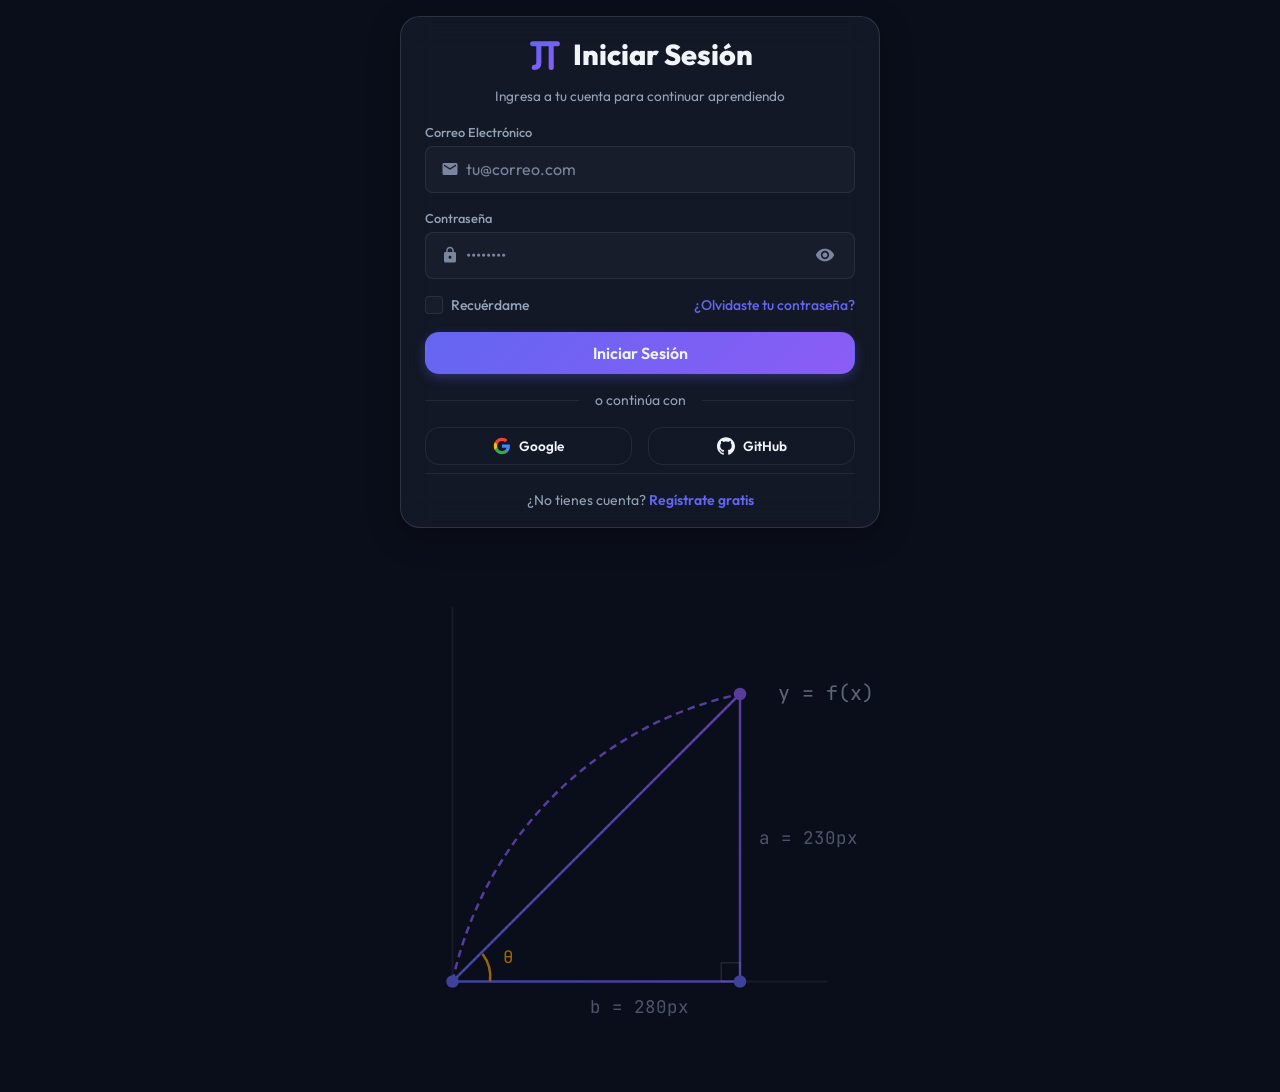
<file: login.html>
<!DOCTYPE html>
<html lang="es">
<head>
  <meta charset="UTF-8">
  <meta name="viewport" content="width=device-width, initial-scale=1.0">
  <title>Iniciar Sesión — MathIA</title>
  <meta name="description" content="Inicia sesión en tu cuenta de MathIA para continuar practicando y aprendiendo matemáticas con Inteligencia Artificial.">
  <meta property="og:title" content="Iniciar Sesión — MathIA">
  <meta property="og:description" content="Accede a tu cuenta de MathIA para continuar aprendiendo matemáticas con IA.">
  <meta property="og:type" content="website">
  <meta name="theme-color" content="#0a0e1a">
  <link rel="icon" type="image/svg+xml" href="assets/icons/favicon.svg">
  <link rel="preconnect" href="https://fonts.googleapis.com">
  <link rel="preconnect" href="https://fonts.gstatic.com" crossorigin>
  <link href="https://fonts.googleapis.com/css2?family=Outfit:wght@300;400;500;600;700;800&family=JetBrains+Mono:wght@400;500;700&display=swap" rel="stylesheet">
  <!-- Stylesheets -->
  <link rel="stylesheet" href="css/main.css">
  <link rel="stylesheet" href="css/login.css">
</head>
<body>
  <!-- Ambient Glow Backdrops -->
  <div class="glow-backdrop" style="top: 20%; left: -10%;"></div>
  <div class="glow-backdrop" style="bottom: -10%; right: 10%; background: radial-gradient(circle, rgba(139, 92, 246, 0.12) 0%, rgba(99, 102, 241, 0) 70%);"></div>

  <main class="login-container" style="display: flex; flex-direction: column; min-height: 100vh; overflow-y: auto;">
    <!-- Form Panel -->
    <section class="form-panel" style="flex: 1; justify-content: center;">
      <!-- Back Link for mobile view -->
      <a href="index.html" class="back-link mobile-only">
        <svg aria-hidden="true" viewBox="0 0 24 24" width="16" height="16" fill="none" stroke="currentColor" stroke-width="2">
          <line x1="19" y1="12" x2="5" y2="12"></line>
          <polyline points="12 19 5 12 12 5"></polyline>
        </svg>
        <span>Volver a la página principal</span>
      </a>

      <div class="card login-card">
        <div class="form-header text-center">
          <h1 class="form-title" style="display: flex; align-items: center; justify-content: center; gap: 10px;">
            <svg aria-hidden="true" class="logo-icon" viewBox="0 0 32 32" fill="none" xmlns="http://www.w3.org/2000/svg" style="width: 36px; height: 36px; flex-shrink: 0;">
              <defs>
                <linearGradient id="logo-grad-form" x1="0%" y1="0%" x2="100%" y2="100%">
                  <stop offset="0%" stop-color="#6366f1" />
                  <stop offset="100%" stop-color="#8b5cf6" />
                </linearGradient>
              </defs>
              <path d="M5 6H27 M10.5 6V23Q10.5 27 6.5 27 M21.5 6V27" stroke="url(#logo-grad-form)" stroke-width="4.5" stroke-linecap="round" stroke-linejoin="round"/>
            </svg>
            Iniciar Sesión
          </h1>
          <p class="form-subtitle text-muted" style="margin-top: 10px;">Ingresa a tu cuenta para continuar aprendiendo</p>
        </div>

        <form id="login-form" novalidate>
          <!-- Email Input -->
          <div class="form-group" id="group-email">
            <label for="email" class="form-label">Correo Electrónico</label>
            <div class="form-input-container">
              <input type="email" id="email" class="form-input" placeholder="tu@correo.com" required autocomplete="email">
              <span class="form-input-icon">
                <svg aria-hidden="true" viewBox="0 0 24 24">
                  <path d="M20 4H4c-1.1 0-1.99.9-1.99 2L2 18c0 1.1.9 2 2 2h16c1.1 0 2-.9 2-2V6c0-1.1-.9-2-2-2zm0 4l-8 5-8-5V6l8 5 8-5v2z"/>
                </svg>
              </span>
              <span class="success-indicator" aria-hidden="true">
                <svg width="18" height="18" viewBox="0 0 24 24" fill="none" stroke="currentColor" stroke-width="2.5" stroke-linecap="round" stroke-linejoin="round">
                  <polyline points="20 6 9 17 4 12"></polyline>
                </svg>
              </span>
            </div>
            <div class="form-error-msg" id="error-email" role="alert" aria-live="assertive" style="display: none;"></div>
          </div>

          <!-- Password Input -->
          <div class="form-group" id="group-password">
            <label for="password" class="form-label">Contraseña</label>
            <div class="form-input-container">
              <input type="password" id="password" class="form-input" placeholder="••••••••" required autocomplete="current-password">
              <span class="form-input-icon">
                <svg aria-hidden="true" viewBox="0 0 24 24">
                  <path d="M18 8h-1V6c0-2.76-2.24-5-5-5S7 3.24 7 6v2H6c-1.1 0-2 .9-2 2v10c0 1.1.9 2 2 2h12c1.1 0 2-.9 2-2V10c0-1.1-.9-2-2-2zm-6 9c-1.1 0-2-.9-2-2s.9-2 2-2 2 .9 2 2-.9 2-2 2zm3.1-9H8.9V6c0-1.71 1.39-3.1 3.1-3.1 1.71 0 3.1 1.39 3.1 3.1v2z"/>
                </svg>
              </span>
              <!-- Toggle Visibility Button -->
              <button type="button" class="password-toggle" id="password-toggle" aria-label="Mostrar contraseña">
                <svg viewBox="0 0 24 24" id="eye-icon-show" class="toggle-icon">
                  <path d="M12 4.5C7 4.5 2.73 7.61 1 12c1.73 4.39 6 7.5 11 7.5s9.27-3.11 11-7.5c-1.73-4.39-6-7.5-11-7.5zM12 17c-2.76 0-5-2.24-5-5s2.24-5 5-5 5 2.24 5 5-2.24 5-5 5zm0-8c-1.66 0-3 1.34-3 3s1.34 3 3 3 3-1.34 3-3-1.34-3-3-3z"/>
                </svg>
                <svg viewBox="0 0 24 24" id="eye-icon-hide" class="toggle-icon" style="display: none;">
                  <path d="M12 7c2.76 0 5 2.24 5 5 0 .65-.13 1.26-.36 1.82l2.92 2.92c1.51-1.26 2.7-2.89 3.44-4.74-1.73-4.39-6-7.5-11-7.5-1.4 0-2.74.25-3.98.7l2.16 2.16C10.74 7.13 11.35 7 12 7zM2 4.27l2.28 2.28.46.46C3.08 8.3 1.78 10.02 1 12c1.73 4.39 6 7.5 11 7.5 1.55 0 3.03-.3 4.38-.84l.42.42L19.73 22 21 20.73 3.27 3 2 4.27zM7.53 9.8l1.55 1.55c-.05.21-.08.43-.08.65 0 1.66 1.34 3 3 3 .22 0 .44-.03.65-.08l1.55 1.55c-.67.33-1.41.53-2.2.53-2.76 0-5-2.24-5-5 0-.79.2-1.53.53-2.2zm4.31-.78l3.15 3.15.02-.16c0-1.66-1.34-3-3-3l-.17.01z"/>
                </svg>
              </button>
              <span class="success-indicator" aria-hidden="true">
                <svg width="18" height="18" viewBox="0 0 24 24" fill="none" stroke="currentColor" stroke-width="2.5" stroke-linecap="round" stroke-linejoin="round">
                  <polyline points="20 6 9 17 4 12"></polyline>
                </svg>
              </span>
            </div>
            <div class="form-error-msg" id="error-password" role="alert" aria-live="assertive" style="display: none;"></div>
          </div>

          <!-- Options Checkbox / Forgot Link -->
          <div class="form-options">
            <label class="checkbox-container">
              <input type="checkbox" id="remember-me">
              <span class="checkmark"></span>
              <span class="checkbox-label">Recuérdame</span>
            </label>
            <a href="#" class="forgot-password-link">¿Olvidaste tu contraseña?</a>
          </div>

          <!-- Submit Button -->
          <button type="submit" class="btn btn-primary btn-submit" id="btn-submit">
            <span class="btn-text">Iniciar Sesión</span>
            <!-- Spinner (hidden by default) -->
            <span class="spinner" id="btn-spinner" style="display: none;"></span>
          </button>
        </form>

        <!-- Social login separator -->
        <div class="separator-container">
          <span class="separator-line"></span>
          <span class="separator-text text-muted">o continúa con</span>
          <span class="separator-line"></span>
        </div>

        <!-- Social Buttons -->
        <div class="social-login-grid">
          <button type="button" class="btn btn-secondary social-btn">
            <svg aria-hidden="true" class="social-icon" viewBox="0 0 24 24" width="18" height="18" xmlns="http://www.w3.org/2000/svg">
              <path d="M22.56 12.25c0-.78-.07-1.53-.2-2.25H12v4.26h5.92c-.26 1.37-1.04 2.53-2.21 3.31v2.77h3.57c2.08-1.92 3.28-4.74 3.28-8.09z" fill="#4285F4"/>
              <path d="M12 23c2.97 0 5.46-.98 7.28-2.66l-3.57-2.77c-.98.66-2.23 1.06-3.71 1.06-2.86 0-5.29-1.93-6.16-4.53H2.18v2.84C3.99 20.53 7.7 23 12 23z" fill="#34A853"/>
              <path d="M5.84 14.09c-.22-.66-.35-1.36-.35-2.09s.13-1.43.35-2.09V7.06H2.18C1.43 8.55 1 10.22 1 12s.43 3.45 1.18 4.94l2.85-2.22.81-.63z" fill="#FBBC05"/>
              <path d="M12 5.38c1.62 0 3.06.56 4.21 1.64l3.15-3.15C17.45 2.09 14.97 1 12 1 7.7 1 3.99 3.47 2.18 7.06l3.66 2.84c.87-2.6 3.3-4.52 6.16-4.52z" fill="#EA4335"/>
            </svg>
            <span>Google</span>
          </button>
          <button type="button" class="btn btn-secondary social-btn">
            <svg aria-hidden="true" class="social-icon" viewBox="0 0 24 24" width="18" height="18" fill="currentColor" xmlns="http://www.w3.org/2000/svg">
              <path d="M12 .297c-6.63 0-12 5.373-12 12 0 5.303 3.438 9.8 8.205 11.385.6.113.82-.258.82-.577 0-.285-.01-1.04-.015-2.04-3.338.724-4.042-1.61-4.042-1.61C4.422 18.07 3.633 17.7 3.633 17.7c-1.087-.744.084-.729.084-.729 1.205.084 1.838 1.236 1.838 1.236 1.07 1.835 2.809 1.305 3.495.998.108-.776.417-1.305.76-1.605-2.665-.3-5.466-1.332-5.466-5.93 0-1.31.465-2.38 1.235-3.22-.135-.303-.54-1.523.105-3.176 0 0 1.005-.322 3.3 1.23.96-.267 1.98-.399 3-.405 1.02.006 2.04.138 3 .405 2.28-1.552 3.285-1.23 3.285-1.23.645 1.653.24 2.873.12 3.176.765.84 1.23 1.91 1.23 3.22 0 4.61-2.805 5.625-5.475 5.92.42.36.81 1.096.81 2.22 0 1.606-.015 2.896-.015 3.286 0 .315.21.69.825.57C20.565 22.092 24 17.592 24 12.297c0-6.627-5.373-12-12-12"/>
            </svg>
            <span>GitHub</span>
          </button>
        </div>

        <div class="form-footer text-center">
          <p class="text-muted">¿No tienes cuenta? <a href="registro.html" class="register-link">Regístrate gratis</a></p>
        </div>
      </div>
    </section>

    <!-- Decorative SVG Mathematical Pattern -->
    <div class="geometry-pattern" style="width: 100%; max-width: 500px; margin: 0 auto; padding-bottom: 3rem; opacity: 0.6;">
      <svg aria-hidden="true" viewBox="0 0 400 400" width="100%" height="100%" class="math-geometry-svg">
        <!-- Grid lines -->
        <line x1="50" y1="350" x2="350" y2="350" stroke="rgba(255, 255, 255, 0.1)" stroke-width="1.5"/>
        <line x1="50" y1="50" x2="50" y2="350" stroke="rgba(255, 255, 255, 0.1)" stroke-width="1.5"/>
        <!-- Triangle -->
        <polygon points="50,350 280,350 280,120" fill="none" stroke="url(#line-gradient)" stroke-width="2" stroke-linejoin="round"/>
        <!-- Circular Arc -->
        <path d="M 50,350 A 300,300 0 0,1 280,120" fill="none" stroke="var(--accent-secondary)" stroke-width="2" stroke-dasharray="6,4"/>
        <!-- Connecting lines -->
        <line x1="50" y1="350" x2="280" y2="120" stroke="rgba(255, 255, 255, 0.15)" stroke-width="1" stroke-dasharray="2,2"/>
        <!-- Math angles/labels -->
        <path d="M 80,350 A 30,30 0 0,0 74,328" fill="none" stroke="var(--accent-warm)" stroke-width="2"/>
        <text x="90" y="335" fill="var(--accent-warm)" class="font-mono" font-size="14">θ</text>
        <rect x="265" y="335" width="15" height="15" fill="none" stroke="rgba(255, 255, 255, 0.2)" stroke-width="1"/>
        <!-- Dots at key points -->
        <circle cx="50" cy="350" r="5" fill="var(--accent-primary)"/>
        <circle cx="280" cy="350" r="5" fill="var(--accent-primary)"/>
        <circle cx="280" cy="120" r="5" fill="var(--accent-secondary)"/>
        <!-- Math symbols floating -->
        <text x="310" y="125" fill="var(--text-secondary)" class="font-mono" font-size="16">y = f(x)</text>
        <text x="160" y="375" fill="var(--text-muted)" class="font-mono" font-size="14">b = 280px</text>
        <text x="295" y="240" fill="var(--text-muted)" class="font-mono" font-size="14">a = 230px</text>
        <defs>
          <linearGradient id="line-gradient" x1="0%" y1="100%" x2="100%" y2="0%">
            <stop offset="0%" stop-color="var(--accent-primary)"/>
            <stop offset="100%" stop-color="var(--accent-secondary)"/>
          </linearGradient>
        </defs>
      </svg>
    </div>
  </main>

  <!-- Scripts -->
  <script src="js/login.js"></script>
</body>
</html>
</file>
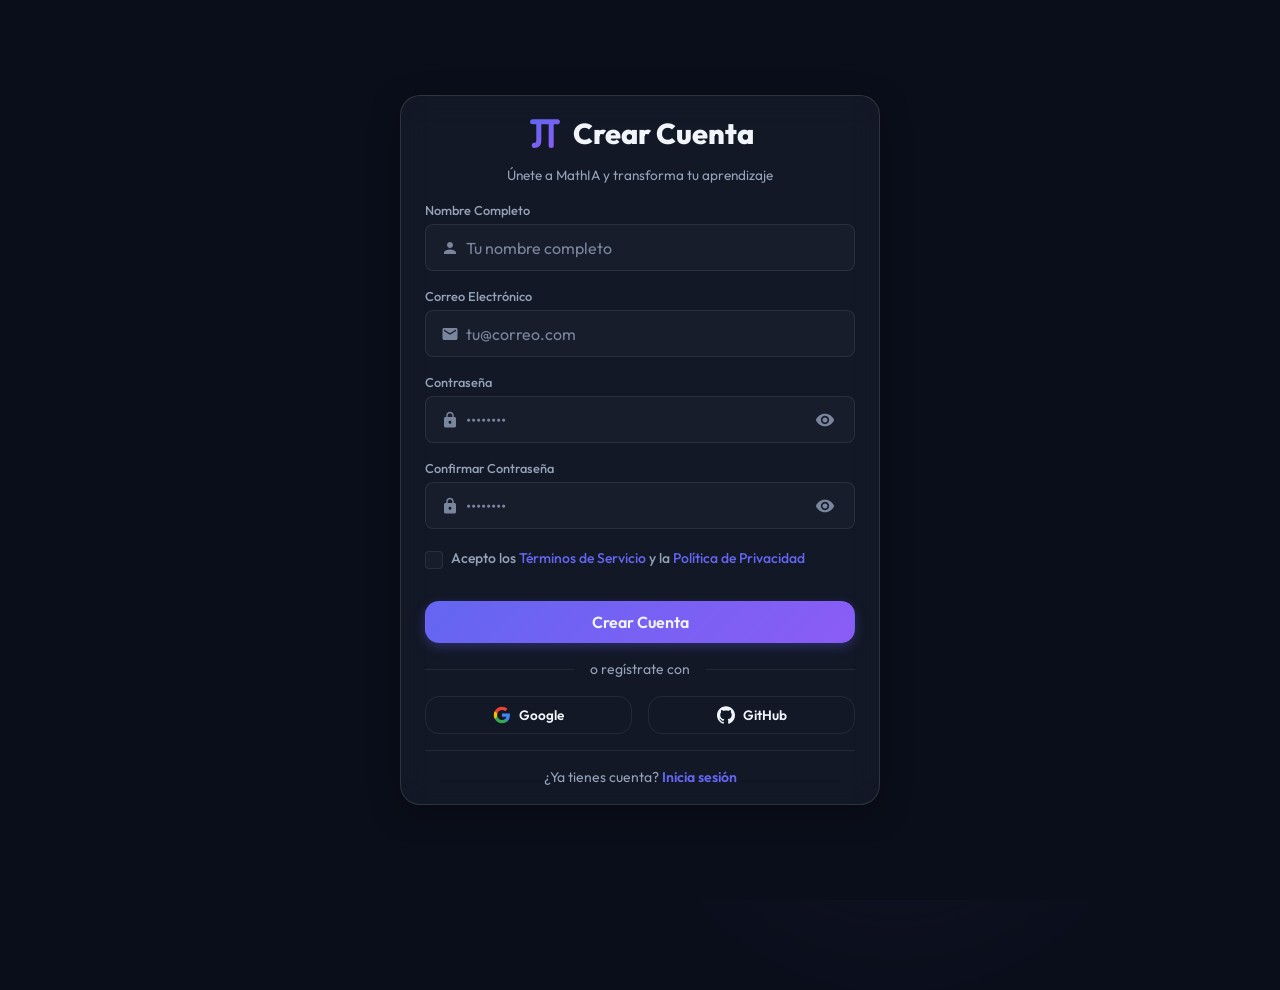
<file: registro.html>
<!DOCTYPE html>
<html lang="es">
<head>
  <meta charset="UTF-8">
  <meta name="viewport" content="width=device-width, initial-scale=1.0">
  <title>Crear Cuenta — MathIA</title>
  <meta name="description" content="Regístrate en MathIA para comenzar a aprender, practicar y dominar las matemáticas de forma personalizada con Inteligencia Artificial.">
  <meta property="og:title" content="Crear Cuenta — MathIA">
  <meta property="og:description" content="Únete a MathIA y transforma tu forma de aprender matemáticas con explicaciones interactivas paso a paso.">
  <meta property="og:type" content="website">
  <meta name="theme-color" content="#0a0e1a">
  <link rel="icon" type="image/svg+xml" href="assets/icons/favicon.svg">
  <link rel="preconnect" href="https://fonts.googleapis.com">
  <link rel="preconnect" href="https://fonts.gstatic.com" crossorigin>
  <link href="https://fonts.googleapis.com/css2?family=Outfit:wght@300;400;500;600;700;800&family=JetBrains+Mono:wght@400;500;700&display=swap" rel="stylesheet">
  <!-- Stylesheets -->
  <link rel="stylesheet" href="css/main.css">
  <link rel="stylesheet" href="css/registro.css">
</head>
<body>
  <!-- Ambient Glow Backdrops -->
  <div class="glow-backdrop" style="top: 20%; left: -10%;"></div>
  <div class="glow-backdrop" style="bottom: -10%; right: 10%; background: radial-gradient(circle, rgba(139, 92, 246, 0.12) 0%, rgba(99, 102, 241, 0) 70%);"></div>

  <main class="registro-container" style="display: flex; flex-direction: column; min-height: 100vh; overflow-y: auto;">
    <!-- Form Panel -->
    <section class="form-panel" style="flex: 1; justify-content: center;">
      <!-- Back Link for mobile view -->
      <a href="index.html" class="back-link mobile-only">
        <svg aria-hidden="true" viewBox="0 0 24 24" width="16" height="16" fill="none" stroke="currentColor" stroke-width="2">
          <line x1="19" y1="12" x2="5" y2="12"></line>
          <polyline points="12 19 5 12 12 5"></polyline>
        </svg>
        <span>Volver a la página principal</span>
      </a>

      <div class="card registro-card">
        <div class="form-header text-center">
          <h1 class="form-title" style="display: flex; align-items: center; justify-content: center; gap: 10px;">
            <svg aria-hidden="true" class="logo-icon" viewBox="0 0 32 32" fill="none" xmlns="http://www.w3.org/2000/svg" style="width: 36px; height: 36px; flex-shrink: 0;">
              <defs>
                <linearGradient id="logo-grad-form" x1="0%" y1="0%" x2="100%" y2="100%">
                  <stop offset="0%" stop-color="#6366f1" />
                  <stop offset="100%" stop-color="#8b5cf6" />
                </linearGradient>
              </defs>
              <path d="M5 6H27 M10.5 6V23Q10.5 27 6.5 27 M21.5 6V27" stroke="url(#logo-grad-form)" stroke-width="4.5" stroke-linecap="round" stroke-linejoin="round"/>
            </svg>
            Crear Cuenta
          </h1>
          <p class="form-subtitle text-muted" style="margin-top: 10px;">Únete a MathIA y transforma tu aprendizaje</p>
        </div>

        <form id="registro-form" novalidate>
          <!-- Name Input -->
          <div class="form-group" id="group-nombre">
            <label for="nombre" class="form-label">Nombre Completo</label>
            <div class="form-input-container">
              <input type="text" id="nombre" class="form-input" placeholder="Tu nombre completo" required autocomplete="name">
              <span class="form-input-icon">
                <svg aria-hidden="true" viewBox="0 0 24 24">
                  <path d="M12 12c2.21 0 4-1.79 4-4s-1.79-4-4-4-4 1.79-4 4 1.79 4 4 4zm0 2c-2.67 0-8 1.34-8 4v2h16v-2c0-2.66-5.33-4-8-4z"/>
                </svg>
              </span>
              <span class="success-indicator" aria-hidden="true">
                <svg width="18" height="18" viewBox="0 0 24 24" fill="none" stroke="currentColor" stroke-width="2.5" stroke-linecap="round" stroke-linejoin="round">
                  <polyline points="20 6 9 17 4 12"></polyline>
                </svg>
              </span>
            </div>
            <div class="form-error-msg" id="error-nombre" role="alert" aria-live="assertive" style="display: none;"></div>
          </div>

          <!-- Email Input -->
          <div class="form-group" id="group-email">
            <label for="email" class="form-label">Correo Electrónico</label>
            <div class="form-input-container">
              <input type="email" id="email" class="form-input" placeholder="tu@correo.com" required autocomplete="email">
              <span class="form-input-icon">
                <svg aria-hidden="true" viewBox="0 0 24 24">
                  <path d="M20 4H4c-1.1 0-1.99.9-1.99 2L2 18c0 1.1.9 2 2 2h16c1.1 0 2-.9 2-2V6c0-1.1-.9-2-2-2zm0 4l-8 5-8-5V6l8 5 8-5v2z"/>
                </svg>
              </span>
              <span class="success-indicator" aria-hidden="true">
                <svg width="18" height="18" viewBox="0 0 24 24" fill="none" stroke="currentColor" stroke-width="2.5" stroke-linecap="round" stroke-linejoin="round">
                  <polyline points="20 6 9 17 4 12"></polyline>
                </svg>
              </span>
            </div>
            <div class="form-error-msg" id="error-email" role="alert" aria-live="assertive" style="display: none;"></div>
          </div>

          <!-- Password Input -->
          <div class="form-group" id="group-password">
            <label for="password" class="form-label">Contraseña</label>
            <div class="form-input-container">
              <input type="password" id="password" class="form-input" placeholder="••••••••" required autocomplete="new-password">
              <span class="form-input-icon">
                <svg aria-hidden="true" viewBox="0 0 24 24">
                  <path d="M18 8h-1V6c0-2.76-2.24-5-5-5S7 3.24 7 6v2H6c-1.1 0-2 .9-2 2v10c0 1.1.9 2 2 2h12c1.1 0 2-.9 2-2V10c0-1.1-.9-2-2-2zm-6 9c-1.1 0-2-.9-2-2s.9-2 2-2 2 .9 2 2-.9 2-2 2zm3.1-9H8.9V6c0-1.71 1.39-3.1 3.1-3.1 1.71 0 3.1 1.39 3.1 3.1v2z"/>
                </svg>
              </span>
              <!-- Toggle Visibility Button -->
              <button type="button" class="password-toggle" id="password-toggle" aria-label="Mostrar contraseña">
                <svg viewBox="0 0 24 24" id="eye-icon-show" class="toggle-icon">
                  <path d="M12 4.5C7 4.5 2.73 7.61 1 12c1.73 4.39 6 7.5 11 7.5s9.27-3.11 11-7.5c-1.73-4.39-6-7.5-11-7.5zM12 17c-2.76 0-5-2.24-5-5s2.24-5 5-5 5 2.24 5 5-2.24 5-5 5zm0-8c-1.66 0-3 1.34-3 3s1.34 3 3 3 3-1.34 3-3-1.34-3-3-3z"/>
                </svg>
                <svg viewBox="0 0 24 24" id="eye-icon-hide" class="toggle-icon" style="display: none;">
                  <path d="M12 7c2.76 0 5 2.24 5 5 0 .65-.13 1.26-.36 1.82l2.92 2.92c1.51-1.26 2.7-2.89 3.44-4.74-1.73-4.39-6-7.5-11-7.5-1.4 0-2.74.25-3.98.7l2.16 2.16C10.74 7.13 11.35 7 12 7zM2 4.27l2.28 2.28.46.46C3.08 8.3 1.78 10.02 1 12c1.73 4.39 6 7.5 11 7.5 1.55 0 3.03-.3 4.38-.84l.42.42L19.73 22 21 20.73 3.27 3 2 4.27zM7.53 9.8l1.55 1.55c-.05.21-.08.43-.08.65 0 1.66 1.34 3 3 3 .22 0 .44-.03.65-.08l1.55 1.55c-.67.33-1.41.53-2.2.53-2.76 0-5-2.24-5-5 0-.79.2-1.53.53-2.2zm4.31-.78l3.15 3.15.02-.16c0-1.66-1.34-3-3-3l-.17.01z"/>
                </svg>
              </button>
              <span class="success-indicator" aria-hidden="true">
                <svg width="18" height="18" viewBox="0 0 24 24" fill="none" stroke="currentColor" stroke-width="2.5" stroke-linecap="round" stroke-linejoin="round">
                  <polyline points="20 6 9 17 4 12"></polyline>
                </svg>
              </span>
            </div>
            <!-- Password Strength Meter -->
            <div class="password-strength" id="password-strength" style="display: none; margin-top: 8px;">
              <div class="strength-bar" style="height: 4px; background-color: var(--bg-tertiary); border-radius: var(--radius-full); overflow: hidden; position: relative;">
                <div class="strength-fill" style="height: 100%; width: 0%; transition: width var(--transition-smooth), background-color var(--transition-smooth);"></div>
              </div>
              <span class="strength-label text-muted" style="font-size: var(--fs-small); display: block; margin-top: 4px;"></span>
            </div>
            <div class="form-error-msg" id="error-password" role="alert" aria-live="assertive" style="display: none;"></div>
          </div>

          <!-- Confirm Password Input -->
          <div class="form-group" id="group-confirm-password">
            <label for="confirm-password" class="form-label">Confirmar Contraseña</label>
            <div class="form-input-container">
              <input type="password" id="confirm-password" class="form-input" placeholder="••••••••" required autocomplete="new-password">
              <span class="form-input-icon">
                <svg aria-hidden="true" viewBox="0 0 24 24">
                  <path d="M18 8h-1V6c0-2.76-2.24-5-5-5S7 3.24 7 6v2H6c-1.1 0-2 .9-2 2v10c0 1.1.9 2 2 2h12c1.1 0 2-.9 2-2V10c0-1.1-.9-2-2-2zm-6 9c-1.1 0-2-.9-2-2s.9-2 2-2 2 .9 2 2-.9 2-2 2zm3.1-9H8.9V6c0-1.71 1.39-3.1 3.1-3.1 1.71 0 3.1 1.39 3.1 3.1v2z"/>
                </svg>
              </span>
              <!-- Toggle Visibility Button -->
              <button type="button" class="password-toggle" id="confirm-password-toggle" aria-label="Mostrar contraseña">
                <svg viewBox="0 0 24 24" id="confirm-eye-icon-show" class="toggle-icon">
                  <path d="M12 4.5C7 4.5 2.73 7.61 1 12c1.73 4.39 6 7.5 11 7.5s9.27-3.11 11-7.5c-1.73-4.39-6-7.5-11-7.5zM12 17c-2.76 0-5-2.24-5-5s2.24-5 5-5 5 2.24 5 5-2.24 5-5 5zm0-8c-1.66 0-3 1.34-3 3s1.34 3 3 3 3-1.34 3-3-1.34-3-3-3z"/>
                </svg>
                <svg viewBox="0 0 24 24" id="confirm-eye-icon-hide" class="toggle-icon" style="display: none;">
                  <path d="M12 7c2.76 0 5 2.24 5 5 0 .65-.13 1.26-.36 1.82l2.92 2.92c1.51-1.26 2.7-2.89 3.44-4.74-1.73-4.39-6-7.5-11-7.5-1.4 0-2.74.25-3.98.7l2.16 2.16C10.74 7.13 11.35 7 12 7zM2 4.27l2.28 2.28.46.46C3.08 8.3 1.78 10.02 1 12c1.73 4.39 6 7.5 11 7.5 1.55 0 3.03-.3 4.38-.84l.42.42L19.73 22 21 20.73 3.27 3 2 4.27zM7.53 9.8l1.55 1.55c-.05.21-.08.43-.08.65 0 1.66 1.34 3 3 3 .22 0 .44-.03.65-.08l1.55 1.55c-.67.33-1.41.53-2.2.53-2.76 0-5-2.24-5-5 0-.79.2-1.53.53-2.2zm4.31-.78l3.15 3.15.02-.16c0-1.66-1.34-3-3-3l-.17.01z"/>
                </svg>
              </button>
              <span class="success-indicator" aria-hidden="true">
                <svg width="18" height="18" viewBox="0 0 24 24" fill="none" stroke="currentColor" stroke-width="2.5" stroke-linecap="round" stroke-linejoin="round">
                  <polyline points="20 6 9 17 4 12"></polyline>
                </svg>
              </span>
            </div>
            <div class="form-error-msg" id="error-confirm-password" role="alert" aria-live="assertive" style="display: none;"></div>
          </div>

          <!-- Terms Checkbox -->
          <div class="form-group" id="group-terms" style="margin-bottom: var(--space-md);">
            <label class="checkbox-container">
              <input type="checkbox" id="terms" required>
              <span class="checkmark"></span>
              <span class="checkbox-label">Acepto los <a href="#" class="terms-link">Términos de Servicio</a> y la <a href="#" class="terms-link">Política de Privacidad</a></span>
            </label>
            <div class="form-error-msg" id="error-terms" role="alert" aria-live="assertive" style="display: none;"></div>
          </div>

          <!-- Submit Button -->
          <button type="submit" class="btn btn-primary btn-submit" id="btn-submit-registro">
            <span class="btn-text">Crear Cuenta</span>
            <!-- Spinner (hidden by default) -->
            <span class="spinner" id="btn-spinner" style="display: none;"></span>
          </button>
        </form>

        <!-- Social login separator -->
        <div class="separator-container">
          <span class="separator-line"></span>
          <span class="separator-text text-muted">o regístrate con</span>
          <span class="separator-line"></span>
        </div>

        <!-- Social Buttons -->
        <div class="social-login-grid">
          <button type="button" class="btn btn-secondary social-btn">
            <svg aria-hidden="true" class="social-icon" viewBox="0 0 24 24" width="18" height="18" xmlns="http://www.w3.org/2000/svg">
              <path d="M22.56 12.25c0-.78-.07-1.53-.2-2.25H12v4.26h5.92c-.26 1.37-1.04 2.53-2.21 3.31v2.77h3.57c2.08-1.92 3.28-4.74 3.28-8.09z" fill="#4285F4"/>
              <path d="M12 23c2.97 0 5.46-.98 7.28-2.66l-3.57-2.77c-.98.66-2.23 1.06-3.71 1.06-2.86 0-5.29-1.93-6.16-4.53H2.18v2.84C3.99 20.53 7.7 23 12 23z" fill="#34A853"/>
              <path d="M5.84 14.09c-.22-.66-.35-1.36-.35-2.09s.13-1.43.35-2.09V7.06H2.18C1.43 8.55 1 10.22 1 12s.43 3.45 1.18 4.94l2.85-2.22.81-.63z" fill="#FBBC05"/>
              <path d="M12 5.38c1.62 0 3.06.56 4.21 1.64l3.15-3.15C17.45 2.09 14.97 1 12 1 7.7 1 3.99 3.47 2.18 7.06l3.66 2.84c.87-2.6 3.3-4.52 6.16-4.52z" fill="#EA4335"/>
            </svg>
            <span>Google</span>
          </button>
          <button type="button" class="btn btn-secondary social-btn">
            <svg aria-hidden="true" class="social-icon" viewBox="0 0 24 24" width="18" height="18" fill="currentColor" xmlns="http://www.w3.org/2000/svg">
              <path d="M12 .297c-6.63 0-12 5.373-12 12 0 5.303 3.438 9.8 8.205 11.385.6.113.82-.258.82-.577 0-.285-.01-1.04-.015-2.04-3.338.724-4.042-1.61-4.042-1.61C4.422 18.07 3.633 17.7 3.633 17.7c-1.087-.744.084-.729.084-.729 1.205.084 1.838 1.236 1.838 1.236 1.07 1.835 2.809 1.305 3.495.998.108-.776.417-1.305.76-1.605-2.665-.3-5.466-1.332-5.466-5.93 0-1.31.465-2.38 1.235-3.22-.135-.303-.54-1.523.105-3.176 0 0 1.005-.322 3.3 1.23.96-.267 1.98-.399 3-.405 1.02.006 2.04.138 3 .405 2.28-1.552 3.285-1.23 3.285-1.23.645 1.653.24 2.873.12 3.176.765.84 1.23 1.91 1.23 3.22 0 4.61-2.805 5.625-5.475 5.92.42.36.81 1.096.81 2.22 0 1.606-.015 2.896-.015 3.286 0 .315.21.69.825.57C20.565 22.092 24 17.592 24 12.297c0-6.627-5.373-12-12-12"/>
            </svg>
            <span>GitHub</span>
          </button>
        </div>

        <div class="form-footer text-center">
          <p class="text-muted">¿Ya tienes cuenta? <a href="login.html" class="register-link">Inicia sesión</a></p>
        </div>
      </div>
    </section>

    <!-- Decorative SVG Mathematical Pattern -->
    <div class="geometry-pattern mobile-only" style="width: 100%; max-width: 500px; margin: 0 auto; padding-bottom: 3rem; opacity: 0.6;">
      <svg aria-hidden="true" viewBox="0 0 400 400" width="100%" height="100%" class="math-geometry-svg">
        <!-- Grid lines -->
        <line x1="50" y1="350" x2="350" y2="350" stroke="rgba(255, 255, 255, 0.1)" stroke-width="1.5"/>
        <line x1="50" y1="50" x2="50" y2="350" stroke="rgba(255, 255, 255, 0.1)" stroke-width="1.5"/>
        <!-- Triangle -->
        <polygon points="50,350 280,350 280,120" fill="none" stroke="url(#line-gradient)" stroke-width="2" stroke-linejoin="round"/>
        <!-- Circular Arc -->
        <path d="M 50,350 A 300,300 0 0,1 280,120" fill="none" stroke="var(--accent-secondary)" stroke-width="2" stroke-dasharray="6,4"/>
        <!-- Connecting lines -->
        <line x1="50" y1="350" x2="280" y2="120" stroke="rgba(255, 255, 255, 0.15)" stroke-width="1" stroke-dasharray="2,2"/>
        <!-- Math angles/labels -->
        <path d="M 80,350 A 30,30 0 0,0 74,328" fill="none" stroke="var(--accent-warm)" stroke-width="2"/>
        <text x="90" y="335" fill="var(--accent-warm)" class="font-mono" font-size="14">θ</text>
        <rect x="265" y="335" width="15" height="15" fill="none" stroke="rgba(255, 255, 255, 0.2)" stroke-width="1"/>
        <!-- Dots at key points -->
        <circle cx="50" cy="350" r="5" fill="var(--accent-primary)"/>
        <circle cx="280" cy="350" r="5" fill="var(--accent-primary)"/>
        <circle cx="280" cy="120" r="5" fill="var(--accent-secondary)"/>
        <!-- Math symbols floating -->
        <text x="310" y="125" fill="var(--text-secondary)" class="font-mono" font-size="16">y = f(x)</text>
        <text x="160" y="375" fill="var(--text-muted)" class="font-mono" font-size="14">b = 280px</text>
        <text x="295" y="240" fill="var(--text-muted)" class="font-mono" font-size="14">a = 230px</text>
        <defs>
          <linearGradient id="line-gradient" x1="0%" y1="100%" x2="100%" y2="0%">
            <stop offset="0%" stop-color="var(--accent-primary)"/>
            <stop offset="100%" stop-color="var(--accent-secondary)"/>
          </linearGradient>
        </defs>
      </svg>
    </div>
  </main>

  <!-- Scripts -->
  <script src="js/registro.js"></script>
</body>
</html>
</file>
<file: css/main.css>
/* main.css - Entry stylesheet that combines all modules */
@import url('reset.css');
@import url('tokens.css');
@import url('global.css');
@import url('components.css');
</file>
<file: css/landing.css>
/* landing.css - Landing Page Specific Styles (Mobile-First) */

/* ==========================================
   1. Base Mobile Styles (Default View)
   ========================================== */

/* --- Navbar --- */
.navbar-container {
  display: flex;
  align-items: center;
  justify-content: space-between;
  height: 100%;
}

.logo {
  display: flex;
  align-items: center;
  gap: var(--space-sm);
  font-size: 1.5rem;
  font-weight: 800;
  color: var(--text-primary);
}

.logo-icon {
  width: 28px;
  height: 28px;
  color: var(--accent-primary);
}

/* Hide desktop navbar elements by default */
.nav-links, .nav-login-btn {
  display: none;
}

.nav-actions {
  display: flex;
  align-items: center;
  gap: var(--space-md);
}

/* Hamburger Menu Button (Shown on mobile by default) */
.hamburger-menu {
  display: flex;
  flex-direction: column;
  justify-content: space-between;
  width: 24px;
  height: 18px;
  background: transparent;
  border: none;
  cursor: pointer;
  z-index: 110;
}

.hamburger-menu span {
  width: 100%;
  height: 2px;
  background-color: var(--text-primary);
  border-radius: var(--radius-full);
  transition: transform var(--transition-smooth), opacity var(--transition-smooth);
}

/* Open states for hamburger icon lines */
.hamburger-menu.is-active span:nth-child(1) {
  transform: translateY(8px) rotate(45deg);
}

.hamburger-menu.is-active span:nth-child(2) {
  opacity: 0;
}

.hamburger-menu.is-active span:nth-child(3) {
  transform: translateY(-8px) rotate(-45deg);
}

/* Mobile Nav Drawer Overlay */
.mobile-nav {
  position: fixed;
  top: 0;
  left: 0;
  width: 100%;
  height: 100vh;
  background: rgba(10, 14, 26, 0.98);
  backdrop-filter: blur(20px);
  z-index: 95;
  display: flex;
  align-items: center;
  justify-content: center;
  opacity: 0;
  pointer-events: none;
  transition: opacity var(--transition-smooth);
}

.mobile-nav.is-active {
  opacity: 1;
  pointer-events: auto;
}

.mobile-nav-links {
  display: flex;
  flex-direction: column;
  align-items: center;
  gap: var(--space-xl);
  width: 100%;
  max-width: 320px;
  padding: var(--space-xl);
}

.mobile-nav-link {
  font-size: 1.25rem;
  font-weight: 600;
  color: var(--text-secondary);
  transition: color var(--transition-fast);
}

.mobile-nav-link:hover {
  color: var(--text-primary);
}

.mobile-divider {
  width: 100%;
  border: 0;
  height: 1px;
  background: var(--border-subtle);
}

.mobile-btn {
  width: 100%;
  text-align: center;
}

/* --- Hero Section --- */
.hero-section {
  padding-top: 120px;
  padding-bottom: var(--space-2xl);
  position: relative;
  overflow: hidden;
}

.hero-container {
  display: grid;
  grid-template-columns: 1fr;
  gap: var(--space-xl);
  align-items: center;
  text-align: center;
}

.hero-badge {
  margin: 0 auto var(--space-md) auto;
  padding: 0.35rem 0.9rem;
}

.hero-title {
  font-size: 2.25rem;
  font-weight: 800;
  line-height: 1.15;
  letter-spacing: -0.02em;
  margin-bottom: var(--space-md);
}

.hero-subtitle {
  font-size: 1.125rem;
  line-height: 1.6;
  margin: 0 auto var(--space-xl) auto;
  max-width: 520px;
}

.hero-actions {
  display: flex;
  flex-direction: column;
  gap: var(--space-md);
  align-items: center;
}

.hero-actions .btn {
  width: 100%;
}

.btn-lg {
  padding: 0.9rem 2.25rem;
  font-size: 1.05rem;
}

/* Hero Interactive Visuals */
.hero-visual {
  position: relative;
  display: flex;
  justify-content: center;
  align-items: center;
  margin-top: var(--space-xl);
}

.visual-wrapper {
  position: relative;
  width: 100%;
  max-width: 440px;
  aspect-ratio: 1 / 1;
  display: flex;
  align-items: center;
  justify-content: center;
}

.math-card {
  width: 100%;
  max-width: 100%;
  padding: 0;
  overflow: hidden;
  border-radius: var(--radius-lg);
  border-color: rgba(255, 255, 255, 0.12);
}

.math-header {
  background: rgba(255, 255, 255, 0.02);
  border-bottom: 1px solid var(--border-subtle);
  padding: var(--space-md);
  display: flex;
  align-items: center;
  gap: var(--space-xs);
}

.dot {
  width: 10px;
  height: 10px;
  border-radius: var(--radius-full);
}
.dot.red { background-color: #ef4444; }
.dot.yellow { background-color: #f59e0b; }
.dot.green { background-color: #10b981; }

.math-title {
  margin-left: var(--space-sm);
  font-size: var(--fs-small);
  font-weight: 600;
  color: var(--text-secondary);
}

.math-body {
  padding: var(--space-lg);
  display: flex;
  flex-direction: column;
  gap: var(--space-lg);
}

.tag-problem, .tag-solution {
  font-size: 0.75rem;
  font-weight: 700;
  text-transform: uppercase;
  letter-spacing: 0.05em;
  color: var(--accent-primary);
  margin-bottom: var(--space-xs);
  display: block;
}

.tag-solution {
  color: var(--success);
}

.formula {
  background: rgba(255, 255, 255, 0.03);
  border: 1px solid var(--border-subtle);
  border-radius: var(--radius-sm);
  padding: var(--space-md);
  font-size: 1.1rem;
  text-align: center;
  color: var(--text-primary);
}

.explanation {
  font-size: var(--fs-small);
  color: var(--text-secondary);
  line-height: 1.5;
  margin-bottom: var(--space-sm);
}

.graph-preview {
  background: rgba(0, 0, 0, 0.2);
  border-radius: var(--radius-sm);
  border: 1px solid var(--border-subtle);
  overflow: hidden;
  padding: var(--space-sm) 0 0 0;
}

.graph-svg {
  display: block;
  width: 100%;
}

/* Floating Elements (Hidden on mobile by default to keep clean viewport) */
.floating-badge {
  display: none;
  position: absolute;
  padding: var(--space-sm) var(--space-md);
  align-items: center;
  gap: var(--space-sm);
  box-shadow: 0 20px 40px rgba(0, 0, 0, 0.4);
  animation: float 6s ease-in-out infinite;
}

.badge-1 {
  top: 15%;
  right: -5%;
  animation-delay: 0s;
}

.badge-2 {
  bottom: 15%;
  left: -5%;
  animation-delay: 3s;
}

.fb-icon {
  font-size: 1.5rem;
}

.fb-title {
  font-size: var(--fs-small);
  font-weight: 700;
  color: var(--text-primary);
}

.fb-subtitle {
  font-size: 0.75rem;
  color: var(--text-secondary);
}

/* Pulse animation dot inside math graph */
.pulse-dot {
  animation: pulse 2s infinite;
  transform-origin: center;
}

@keyframes float {
  0%, 100% { transform: translateY(0); }
  50% { transform: translateY(-10px); }
}

@keyframes pulse {
  0%, 100% { transform: scale(1); opacity: 1; }
  50% { transform: scale(1.6); opacity: 0.6; }
}

/* --- Features Section (Bento Grid Mobile) --- */
.features-section {
  padding: var(--space-3xl) 0;
}

.section-header {
  max-width: 620px;
  margin: 0 auto var(--space-3xl) auto;
  display: flex;
  flex-direction: column;
  align-items: center;
  gap: var(--space-md);
}

.section-title {
  font-size: var(--fs-h2);
  font-weight: 800;
  line-height: 1.2;
  text-align: center;
}

.section-subtitle {
  font-size: 1.05rem;
  line-height: 1.6;
  text-align: center;
}

/* Bento Grid Mobile Base */
.bento-grid {
  display: grid;
  grid-template-columns: 1fr;
  gap: var(--space-lg);
}

.bento-card {
  display: flex;
  flex-direction: column;
  height: 100%;
}

.bento-icon {
  font-size: 2.25rem;
  margin-bottom: var(--space-md);
}

.bento-title {
  font-size: var(--fs-h3);
  font-weight: 700;
  margin-bottom: var(--space-sm);
  color: var(--text-primary);
}

.bento-desc {
  font-size: 0.95rem;
  line-height: 1.5;
  margin-bottom: var(--space-lg);
  flex-grow: 1;
}

/* Custom visuals inside Bento Cards */
.bento-visual-custom {
  background: rgba(0, 0, 0, 0.2);
  border: 1px solid var(--border-subtle);
  border-radius: var(--radius-sm);
  padding: var(--space-md);
  margin-top: auto;
  min-height: 140px;
  display: flex;
  flex-direction: column;
  justify-content: center;
}

/* Chat simulation */
.chat-simulation {
  gap: var(--space-sm);
}

.msg {
  padding: var(--space-sm) var(--space-md);
  border-radius: var(--radius-sm);
  max-width: 85%;
  font-size: 0.85rem;
}

.msg.bot {
  background: var(--bg-tertiary);
  color: var(--text-primary);
  align-self: flex-start;
  border-bottom-left-radius: 2px;
}

.msg.user {
  background: var(--accent-primary);
  color: var(--text-primary);
  align-self: flex-end;
  border-bottom-right-radius: 2px;
}

.msg.bot.animated {
  border-color: rgba(99, 102, 241, 0.3);
  box-shadow: 0 0 12px rgba(99, 102, 241, 0.1);
}

/* Math Input step solver simulation */
.math-input-demo {
  gap: var(--space-sm);
}

.input-line {
  display: flex;
  align-items: center;
  gap: var(--space-sm);
  font-size: 0.9rem;
  padding: var(--space-xs) 0;
  border-bottom: 1px solid rgba(255, 255, 255, 0.03);
}

.step-num {
  color: var(--text-muted);
}

.step-val {
  color: var(--text-primary);
}

.step-status.success {
  color: var(--success);
  font-weight: bold;
}

.step-cursor {
  color: var(--accent-primary);
  font-weight: bold;
  animation: blink 1s step-end infinite;
}

/* Analytics Progress Chart simulation */
.progress-chart-demo {
  gap: var(--space-md);
}

.chart-bar-group {
  display: flex;
  align-items: center;
  gap: var(--space-sm);
  font-size: 0.85rem;
}

.chart-label {
  width: 70px;
  color: var(--text-secondary);
}

.chart-track {
  flex-grow: 1;
  height: 6px;
  background: var(--bg-tertiary);
  border-radius: var(--radius-full);
  overflow: hidden;
}

.chart-fill {
  height: 100%;
  background: var(--accent-gradient);
  border-radius: var(--radius-full);
}

.chart-value {
  width: 35px;
  text-align: right;
  font-weight: 600;
  color: var(--text-primary);
}

@keyframes blink {
  from, to { opacity: 0; }
  50% { opacity: 1; }
}

/* --- How It Works Section (Mobile Base) --- */
.how-it-works-section {
  padding: var(--space-3xl) 0;
}

.steps-container {
  display: grid;
  grid-template-columns: 1fr;
  gap: var(--space-xl);
  position: relative;
  margin-top: var(--space-xl);
}

.step-card {
  position: relative;
  display: flex;
  flex-direction: column;
  gap: var(--space-sm);
}

.step-number {
  font-size: 3rem;
  font-weight: 800;
  line-height: 1;
  opacity: 0.9;
}

.step-title {
  font-size: var(--fs-h3);
  font-weight: 700;
  color: var(--text-primary);
  margin-top: var(--space-xs);
}

.step-desc {
  font-size: 0.95rem;
  line-height: 1.6;
}

/* --- Testimonials Section (Mobile Base) --- */
.testimonials-section {
  padding: var(--space-3xl) 0;
}

.testimonials-grid {
  display: grid;
  grid-template-columns: 1fr;
  gap: var(--space-lg);
  max-width: 1000px;
  margin: 0 auto;
}

.testimonial-card {
  display: flex;
  flex-direction: column;
  gap: var(--space-md);
  padding: var(--space-xl);
}

.stars {
  color: var(--accent-warm);
  letter-spacing: 2px;
}

.testimonial-quote {
  font-size: 1rem;
  line-height: 1.6;
  font-style: italic;
  color: var(--text-primary);
}

.testimonial-user {
  display: flex;
  align-items: center;
  gap: var(--space-md);
  margin-top: auto;
}

.avatar {
  width: 44px;
  height: 44px;
  border-radius: var(--radius-full);
  background: var(--accent-gradient);
  display: flex;
  align-items: center;
  justify-content: center;
  font-weight: 700;
  font-size: 0.95rem;
  color: var(--text-primary);
}

.user-name {
  font-size: 1rem;
  font-weight: 600;
  color: var(--text-primary);
}

.user-details {
  font-size: 0.8rem;
}

/* --- Footer (Mobile Base) --- */
.footer {
  background: #060912;
  border-top: 1px solid var(--border-subtle);
  padding: var(--space-3xl) 0 var(--space-xl) 0;
  margin-top: var(--space-3xl);
}

.footer-container {
  display: grid;
  grid-template-columns: 1fr;
  text-align: center;
  gap: var(--space-2xl);
  margin-bottom: var(--space-2xl);
}

.footer-brand {
  display: flex;
  flex-direction: column;
  gap: var(--space-md);
  align-items: center;
}

.footer-logo {
  font-size: 1.75rem;
}

.footer-desc {
  font-size: 0.9rem;
  line-height: 1.6;
  max-width: 320px;
  margin: 0 auto;
}

.footer-links-title {
  font-size: var(--fs-body);
  font-weight: 700;
  color: var(--text-primary);
  margin-bottom: var(--space-lg);
}

.footer-nav {
  display: flex;
  flex-direction: column;
  gap: var(--space-md);
}

.footer-link {
  font-size: 0.9rem;
  color: var(--text-secondary);
  transition: color var(--transition-fast);
}

.footer-link:hover {
  color: var(--text-primary);
}

.footer-bottom {
  border-top: 1px solid var(--border-subtle);
  padding-top: var(--space-xl);
}

.copyright {
  font-size: 0.85rem;
}

.footer-social {
  display: flex;
  align-items: center;
  justify-content: center;
  gap: var(--space-md);
  margin-bottom: var(--space-md);
}

.footer-social a {
  color: var(--text-muted);
  transition: color var(--transition-fast);
  display: flex;
  align-items: center;
}

.footer-social a:hover {
  color: var(--text-primary);
}


/* ==========================================
   2. Tablet View (min-width: 640px)
   ========================================== */
@media (min-width: 640px) {
  .hero-title {
    font-size: 3rem;
  }

  .hero-actions {
    flex-direction: row;
    justify-content: center;
  }

  .hero-actions .btn {
    width: auto;
  }

  .bento-grid {
    grid-template-columns: repeat(2, 1fr);
  }

  .card-large {
    grid-column: span 2;
  }

  .card-small {
    grid-column: span 2;
  }
}


/* ==========================================
   3. Desktop View (min-width: 1024px)
   ========================================== */
@media (min-width: 1024px) {
  /* Show navigation elements */
  .hamburger-menu {
    display: none;
  }

  .nav-links {
    display: flex;
    align-items: center;
    gap: var(--space-xl);
  }

  .nav-link {
    font-size: 1rem;
    font-weight: 500;
    color: var(--text-secondary);
    transition: color var(--transition-fast);
  }

  .nav-link:hover {
    color: var(--text-primary);
  }

  .nav-login-btn {
    display: inline-flex;
  }

  /* Reset Hero grid back to split screen */
  .hero-section {
    padding-top: 160px;
    padding-bottom: var(--space-3xl);
  }

  .hero-container {
    grid-template-columns: 1.1fr 0.9fr;
    gap: var(--space-3xl);
    text-align: left;
  }

  .hero-badge {
    margin: 0 0 var(--space-md) 0;
  }

  .hero-title {
    font-size: var(--fs-hero);
  }

  .hero-subtitle {
    margin: 0 0 var(--space-xl) 0;
  }

  .hero-actions {
    justify-content: flex-start;
  }

  .hero-visual {
    margin-top: 0;
  }

  .math-card {
    max-width: 380px;
  }

  .floating-badge {
    display: flex; /* Show floating badges on desktop only */
  }

  /* Bento Grid - 4 Columns */
  .bento-grid {
    grid-template-columns: repeat(4, 1fr);
    gap: var(--space-xl);
  }

  .card-large {
    grid-column: span 2;
    grid-row: span 2;
  }

  .card-medium {
    grid-column: span 2;
  }

  .card-small {
    grid-column: span 4;
  }

  /* Steps - 3 Columns horizontal */
  .steps-container {
    grid-template-columns: repeat(3, 1fr);
    gap: var(--space-2xl);
  }

  /* Testimonials - 2 Columns grid */
  .testimonials-grid {
    grid-template-columns: repeat(2, 1fr);
    gap: var(--space-xl);
  }

  /* Footer layout split columns */
  .footer-container {
    grid-template-columns: 1.5fr 1fr 1fr;
    text-align: left;
    gap: var(--space-3xl);
  }

  .footer-brand {
    align-items: flex-start;
  }

  .footer-desc {
    margin: 0;
  }
}

/* Fix flex-grow issue for large card to eliminate whitespace */
.card-large .bento-desc {
  flex-grow: 0;
}

.card-large .bento-visual-custom {
  flex-grow: 1;
  justify-content: flex-end;
}
</file>
<file: css/dashboard.css>
/* dashboard.css - Dashboard Page Specific Styles (Mobile-First) */

/* ==========================================
   1. Base Layout Styles
   ========================================== */

.dashboard-layout {
  display: flex;
  min-height: 100vh;
  width: 100vw;
  background-color: var(--bg-primary);
  position: relative;
  overflow: hidden;
}

.dashboard-main {
  flex: 1;
  display: flex;
  flex-direction: column;
  height: 100vh;
  overflow: hidden;
  position: relative;
  z-index: 10;
}

.dashboard-scrollable {
  flex: 1;
  overflow-y: auto;
  overflow-x: hidden;
  padding: var(--space-md) var(--space-lg) var(--space-2xl) var(--space-lg);
  display: flex;
  flex-direction: column;
  gap: var(--space-lg);
  max-width: 1600px;
  width: 100%;
  margin: 0 auto;
}

/* ==========================================
   2. Sidebar Styles (Mobile View Default)
   ========================================== */

.sidebar {
  position: fixed;
  top: 0;
  left: 0;
  width: 280px;
  height: 100vh;
  background-color: hsla(225, 30%, 10%, 0.95);
  backdrop-filter: blur(20px);
  -webkit-backdrop-filter: blur(20px);
  border-right: 1px solid var(--border-subtle);
  display: flex;
  flex-direction: column;
  z-index: 200;
  transform: translateX(-100%);
  transition: transform var(--transition-smooth), width var(--transition-smooth);
  overflow: hidden;
}

.sidebar.is-open {
  transform: translateX(0);
}

.sidebar-overlay {
  position: fixed;
  top: 0;
  left: 0;
  width: 100vw;
  height: 100vh;
  background-color: rgba(0, 0, 0, 0.5);
  backdrop-filter: blur(4px);
  -webkit-backdrop-filter: blur(4px);
  opacity: 0;
  pointer-events: none;
  z-index: 150;
  transition: opacity var(--transition-smooth);
}

.sidebar-overlay.is-active {
  opacity: 1;
  pointer-events: auto;
}

/* Header within Sidebar */
.sidebar-header {
  height: 80px;
  display: flex;
  align-items: center;
  padding: 0 var(--space-lg);
  border-bottom: 1px solid var(--border-subtle);
  flex-shrink: 0;
}

.sidebar-header .logo {
  display: flex;
  align-items: center;
  gap: var(--space-sm);
  font-weight: 800;
  font-size: var(--fs-h3);
}

.sidebar-header .logo-icon {
  width: 28px;
  height: 28px;
  flex-shrink: 0;
}

/* Menus inside Sidebar */
.sidebar-menu {
  padding: var(--space-md) var(--space-sm);
  flex: 1;
  overflow-y: auto;
}

.sidebar-menu ul {
  list-style: none;
  display: flex;
  flex-direction: column;
  gap: var(--space-xs);
}

.sidebar-link {
  display: flex;
  align-items: center;
  gap: var(--space-md);
  padding: 0.75rem var(--space-md);
  color: var(--text-secondary);
  font-weight: 500;
  border-radius: var(--radius-sm);
  transition: background var(--transition-fast), color var(--transition-fast);
  text-decoration: none;
  cursor: pointer;
  position: relative;
}

.sidebar-link:hover {
  background-color: rgba(255, 255, 255, 0.05);
  color: var(--text-primary);
}

.sidebar-link--active {
  background-color: rgba(99, 102, 241, 0.12);
  color: var(--accent-primary);
  font-weight: 600;
}

.sidebar-link--active::before {
  content: '';
  position: absolute;
  left: 0;
  top: 15%;
  height: 70%;
  width: 3px;
  background: var(--accent-gradient);
  border-radius: 0 var(--radius-sm) var(--radius-sm) 0;
}

.sidebar-icon {
  width: 20px;
  height: 20px;
  flex-shrink: 0;
  stroke: currentColor;
  transition: transform var(--transition-fast);
}

.sidebar-link:hover .sidebar-icon {
  transform: translateX(2px);
}

.sidebar-divider {
  border: 0;
  height: 1px;
  background-color: var(--border-subtle);
  margin: 0 var(--space-md);
  flex-shrink: 0;
}

.sidebar-menu--secondary {
  flex: 0 0 auto;
  overflow-y: visible;
  padding-top: var(--space-sm);
}

.sidebar-link--logout {
  color: var(--error);
}
.sidebar-link--logout:hover {
  background-color: rgba(239, 68, 68, 0.08);
  color: var(--error);
}

/* User Profile in Sidebar */
.sidebar-profile {
  display: flex;
  align-items: center;
  gap: var(--space-sm);
  padding: var(--space-md) var(--space-lg);
  border-top: 1px solid var(--border-subtle);
  background-color: rgba(0, 0, 0, 0.15);
  flex-shrink: 0;
  transition: padding var(--transition-smooth), justify-content var(--transition-smooth);
}

.profile-avatar {
  width: 40px;
  height: 40px;
  border-radius: var(--radius-full);
  background: var(--accent-gradient);
  color: var(--text-primary);
  display: flex;
  align-items: center;
  justify-content: center;
  font-weight: 700;
  font-size: var(--fs-small);
  flex-shrink: 0;
  box-shadow: 0 0 12px rgba(99, 102, 241, 0.2);
  transition: width var(--transition-smooth), height var(--transition-smooth);
}

.profile-info {
  display: flex;
  flex-direction: column;
  overflow: hidden;
}

.profile-name {
  font-size: var(--fs-small);
  font-weight: 600;
  color: var(--text-primary);
  white-space: nowrap;
  overflow: hidden;
  text-overflow: ellipsis;
}

.profile-email {
  font-size: 0.75rem;
  color: var(--text-muted);
  white-space: nowrap;
  overflow: hidden;
  text-overflow: ellipsis;
}

/* Collapse Toggle Button inside Sidebar */
.sidebar-toggle {
  display: none; /* Hidden on mobile */
  position: absolute;
  right: -12px;
  top: 86px;
  width: 24px;
  height: 24px;
  border-radius: var(--radius-full);
  background-color: var(--bg-secondary);
  border: 1px solid var(--border-subtle);
  color: var(--text-secondary);
  align-items: center;
  justify-content: center;
  cursor: pointer;
  box-shadow: 0 2px 8px rgba(0,0,0,0.2);
  transition: transform var(--transition-smooth), color var(--transition-fast), background-color var(--transition-fast);
  z-index: 210;
}

.sidebar-toggle:hover {
  color: var(--text-primary);
  background-color: var(--bg-tertiary);
}

.sidebar-toggle .toggle-icon {
  width: 14px;
  height: 14px;
  transition: transform var(--transition-smooth);
}

/* ==========================================
   3. Top Bar (Header) Styles
   ========================================== */

.topbar {
  height: 80px;
  display: flex;
  align-items: center;
  justify-content: space-between;
  padding: 0 var(--space-lg);
  border-bottom: 1px solid var(--border-subtle);
  background-color: rgba(10, 14, 26, 0.3);
  backdrop-filter: blur(12px);
  -webkit-backdrop-filter: blur(12px);
  flex-shrink: 0;
  gap: var(--space-md);
}

.topbar-hamburger {
  display: flex;
  align-items: center;
  justify-content: center;
  width: 40px;
  height: 40px;
  border-radius: var(--radius-sm);
  border: 1px solid var(--border-subtle);
  color: var(--text-secondary);
  cursor: pointer;
  transition: background-color var(--transition-fast), color var(--transition-fast);
}

.topbar-hamburger:hover {
  background-color: rgba(255, 255, 255, 0.05);
  color: var(--text-primary);
}

.topbar-hamburger svg {
  width: 20px;
  height: 20px;
}

.topbar-greeting {
  font-size: var(--fs-h3);
  font-weight: 700;
  color: var(--text-primary);
  display: none; /* Hide on mobile */
}

.search-bar {
  flex: 1;
  max-width: 400px;
  display: flex;
  align-items: center;
  height: 40px;
  background-color: var(--bg-tertiary);
  border: 1px solid var(--border-subtle);
  border-radius: var(--radius-full);
  padding: 0 var(--space-md);
  gap: var(--space-sm);
  transition: border-color var(--transition-fast), box-shadow var(--transition-fast);
}

.search-icon {
  color: var(--text-muted);
  display: flex;
  align-items: center;
}

.search-icon svg {
  width: 16px;
  height: 16px;
}

.search-bar input {
  flex: 1;
  background: transparent;
  border: none;
  outline: none;
  color: var(--text-primary);
  font-size: var(--fs-small);
  width: 100%;
}

.search-bar input::placeholder {
  color: var(--text-muted);
}

.search-bar:focus-within {
  border-color: var(--accent-primary);
  box-shadow: 0 0 0 3px var(--border-focus);
}

.topbar-actions {
  display: flex;
  align-items: center;
  gap: var(--space-md);
}

.topbar-notifications {
  position: relative;
  width: 40px;
  height: 40px;
  border-radius: var(--radius-full);
  background-color: var(--bg-tertiary);
  border: 1px solid var(--border-subtle);
  color: var(--text-secondary);
  display: flex;
  align-items: center;
  justify-content: center;
  cursor: pointer;
  transition: background-color var(--transition-fast), color var(--transition-fast);
}

.topbar-notifications:hover {
  background-color: rgba(255, 255, 255, 0.05);
  color: var(--text-primary);
}

.topbar-notifications svg {
  width: 18px;
  height: 18px;
}

.notification-badge {
  position: absolute;
  top: -4px;
  right: -4px;
  background-color: var(--error);
  color: var(--text-primary);
  font-family: var(--font-mono);
  font-size: 10px;
  font-weight: 700;
  min-width: 18px;
  height: 18px;
  border-radius: var(--radius-full);
  display: flex;
  align-items: center;
  justify-content: center;
  padding: 0 4px;
  border: 2px solid var(--bg-primary);
}

.topbar-avatar {
  width: 36px;
  height: 36px;
  border-radius: var(--radius-full);
  background: var(--accent-gradient);
  color: var(--text-primary);
  display: flex;
  align-items: center;
  justify-content: center;
  font-weight: 700;
  font-size: 0.8rem;
  box-shadow: 0 0 10px rgba(99, 102, 241, 0.15);
  cursor: pointer;
}


/* ==========================================
   4. Small Tablets & Tablets (min-width: 768px)
   ========================================== */

@media (min-width: 768px) {
  .topbar-hamburger {
    display: none; /* Hide mobile hamburger toggle */
  }

  .topbar-greeting {
    display: block; /* Show greeting */
  }

  /* Sidebar static collapsed view on tablet */
  .sidebar {
    position: static;
    transform: none;
    width: 64px;
  }

  /* Toggle button visible in desktop/tablet static mode */
  .sidebar-toggle {
    display: flex;
  }

  .sidebar-header {
    padding: 0 var(--space-md);
    justify-content: center;
  }

  .sidebar-header .logo-text {
    display: none; /* Hide logo text when collapsed */
  }

  /* Collapse sidebar menu item texts */
  .sidebar-menu {
    padding: var(--space-md) var(--space-xs);
  }

  .sidebar-link {
    justify-content: center;
    padding: 0.75rem 0;
  }

  .sidebar-link span {
    display: none; /* Hide links description */
  }

  .sidebar-link:hover .sidebar-icon {
    transform: scale(1.1); /* Slightly scale on hover instead of translate */
  }

  .sidebar-profile {
    padding: var(--space-md) 0;
    justify-content: center;
    background-color: transparent;
  }

  .sidebar-profile .profile-info {
    display: none; /* Hide profile name & email */
  }

  .sidebar-profile .profile-avatar {
    width: 32px;
    height: 32px;
    font-size: 0.75rem;
  }

  /* When hover/active classes trigger expand or collapse overrides */
  .sidebar.is-open {
    /* Prevent overlay behavior in tablet view */
    transform: none;
  }
}

/* ==========================================
   5. Laptops & Desktop (min-width: 1024px)
   ========================================== */

@media (min-width: 1024px) {
  /* Sidebar default expanded view on Desktop */
  .sidebar {
    width: 260px;
  }

  .sidebar-header {
    padding: 0 var(--space-lg);
    justify-content: flex-start;
  }

  .sidebar-header .logo-text {
    display: inline; /* Show logo text */
  }

  .sidebar-menu {
    padding: var(--space-md) var(--space-sm);
  }

  .sidebar-link {
    justify-content: flex-start;
    padding: 0.75rem var(--space-md);
  }

  .sidebar-link span {
    display: inline; /* Show links description */
  }

  .sidebar-link:hover .sidebar-icon {
    transform: translateX(2px);
  }

  .sidebar-profile {
    padding: var(--space-md) var(--space-lg);
    justify-content: flex-start;
    background-color: rgba(0, 0, 0, 0.15);
  }

  .sidebar-profile .profile-info {
    display: flex; /* Show profile name & email */
  }

  .sidebar-profile .profile-avatar {
    width: 40px;
    height: 40px;
    font-size: var(--fs-small);
  }

  /* Manual collapse override classes for Desktop */
  .sidebar.is-collapsed {
    width: 64px;
  }

  .sidebar.is-collapsed .sidebar-header {
    padding: 0 var(--space-md);
    justify-content: center;
  }

  .sidebar.is-collapsed .logo-text {
    display: none;
  }

  .sidebar.is-collapsed .sidebar-menu {
    padding: var(--space-md) var(--space-xs);
  }

  .sidebar.is-collapsed .sidebar-link {
    justify-content: center;
    padding: 0.75rem 0;
  }

  .sidebar.is-collapsed .sidebar-link span {
    display: none;
  }

  .sidebar.is-collapsed .sidebar-link:hover .sidebar-icon {
    transform: scale(1.1);
  }

  .sidebar.is-collapsed .sidebar-profile {
    padding: var(--space-md) 0;
    justify-content: center;
    background-color: transparent;
  }

  .sidebar.is-collapsed .profile-info {
    display: none;
  }

  .sidebar.is-collapsed .profile-avatar {
    width: 32px;
    height: 32px;
    font-size: 0.75rem;
  }
  
  /* Rotate toggle chevron when collapsed */
  .sidebar.is-collapsed .sidebar-toggle .toggle-icon {
    transform: rotate(180deg);
  }
}

/* ==========================================
   6. Stat Cards Styles
   ========================================== */

.stats-row {
  display: grid;
  grid-template-columns: repeat(2, 1fr);
  gap: var(--space-md);
}

@media (min-width: 640px) {
  .stats-row {
    grid-template-columns: repeat(2, 1fr);
  }
}

@media (min-width: 1200px) {
  .stats-row {
    grid-template-columns: repeat(4, 1fr);
  }
}

.stat-card {
  padding: var(--space-lg);
  display: flex;
  flex-direction: column;
  align-items: flex-start;
  position: relative;
  overflow: hidden;
}

.stat-icon {
  font-size: 1.75rem;
  margin-bottom: var(--space-sm);
  line-height: 1;
}

.stat-value {
  font-size: 1.75rem;
  font-weight: 800;
  color: var(--text-primary);
  line-height: 1.2;
  margin-bottom: var(--space-xs);
}

.stat-label {
  font-size: var(--fs-small);
  color: var(--text-secondary);
  font-weight: 500;
  margin-bottom: var(--space-sm);
}

.stat-change {
  display: inline-flex;
  align-items: center;
  gap: 4px;
  font-size: 0.75rem;
  font-weight: 600;
}

.stat-change.success {
  color: var(--success);
}

.stat-change.neutral {
  color: var(--text-muted);
}

.stat-change.error {
  color: var(--error);
}

.stat-change svg {
  stroke: currentColor;
}

/* ==========================================
   7. Content Grid Styles (Fila 2)
   ========================================== */

.content-grid {
  display: grid;
  grid-template-columns: 1fr;
  gap: var(--space-lg);
}

@media (min-width: 1024px) {
  .content-grid {
    grid-template-columns: 3fr 2fr;
  }
}

.content-primary,
.content-secondary {
  display: flex;
  flex-direction: column;
  gap: var(--space-lg);
}

/* Continue Card */
.continue-card {
  display: flex;
  flex-direction: column;
  gap: var(--space-md);
}

.continue-header {
  display: flex;
  justify-content: space-between;
  align-items: center;
}

.continue-time {
  font-size: 0.75rem;
}

.continue-title {
  font-size: 1.35rem;
  font-weight: 700;
  color: var(--text-primary);
}

.continue-progress {
  display: flex;
  flex-direction: column;
  gap: var(--space-xs);
}

.progress-bar-container {
  display: flex;
  flex-direction: column;
  gap: var(--space-xs);
}

.progress-percentage {
  font-size: 0.8rem;
  color: var(--text-secondary);
  font-weight: 500;
  align-self: flex-end;
}

.continue-footer {
  display: flex;
  flex-direction: column;
  gap: var(--space-md);
  border-top: 1px solid var(--border-subtle);
  padding-top: var(--space-md);
  margin-top: var(--space-xs);
}

.continue-desc {
  font-size: var(--fs-small);
}

.continue-btn {
  align-self: stretch;
}

@media (min-width: 640px) {
  .continue-footer {
    flex-direction: row;
    justify-content: space-between;
    align-items: center;
  }
  .continue-btn {
    align-self: auto;
    flex-shrink: 0;
  }
}

/* Activity Card */
.activity-card {
  display: flex;
  flex-direction: column;
  gap: var(--space-md);
}

.activity-card .card-title {
  font-size: var(--fs-h3);
  font-weight: 700;
  color: var(--text-primary);
}

.activity-list {
  list-style: none;
  display: flex;
  flex-direction: column;
}

.activity-item {
  display: flex;
  align-items: center;
  gap: var(--space-md);
  padding: var(--space-md) 0;
  border-bottom: 1px solid var(--border-subtle);
  transition: background-color var(--transition-fast);
}

.activity-item:last-child {
  border-bottom: none;
  padding-bottom: 0;
}

.activity-item:hover {
  background-color: rgba(255, 255, 255, 0.01);
}

.activity-status {
  width: 28px;
  height: 28px;
  border-radius: var(--radius-full);
  display: flex;
  align-items: center;
  justify-content: center;
  flex-shrink: 0;
}

.activity-status.success {
  background-color: rgba(16, 185, 129, 0.1);
  color: var(--success);
}

.activity-status.pending {
  background-color: rgba(99, 102, 241, 0.1);
  color: var(--accent-primary);
}

.activity-status.error {
  background-color: rgba(239, 68, 68, 0.1);
  color: var(--error);
}

.activity-status svg {
  width: 14px;
  height: 14px;
}

.activity-details {
  flex: 1;
  display: flex;
  flex-direction: column;
  gap: 2px;
  overflow: hidden;
}

.activity-text {
  font-size: var(--fs-small);
  color: var(--text-primary);
  font-weight: 500;
  white-space: nowrap;
  overflow: hidden;
  text-overflow: ellipsis;
}

.activity-time {
  font-size: 0.75rem;
}

/* Progress by Area Card */
.progress-areas-card {
  display: flex;
  flex-direction: column;
  gap: var(--space-md);
}

.progress-areas-card .card-title {
  font-size: var(--fs-h3);
  font-weight: 700;
  color: var(--text-primary);
}

.progress-rings-grid {
  display: grid;
  grid-template-columns: repeat(2, 1fr);
  gap: var(--space-lg) var(--space-md);
  margin-top: var(--space-xs);
}

.progress-ring-item {
  display: flex;
  flex-direction: column;
  align-items: center;
  gap: var(--space-sm);
}

.ring-container {
  position: relative;
  width: 64px;
  height: 64px;
  display: flex;
  align-items: center;
  justify-content: center;
}

.progress-ring {
  transform: rotate(-90deg);
}

.progress-ring__circle-bg {
  stroke: var(--bg-tertiary);
}

.progress-ring__circle {
  stroke: var(--accent-primary);
  stroke-linecap: round;
  transition: stroke-dashoffset 1s cubic-bezier(0.4, 0, 0.2, 1);
}

/* Color codes for rings to make it visually premium and clean */
.progress-ring-item:nth-child(2) .progress-ring__circle {
  stroke: var(--accent-secondary);
}
.progress-ring-item:nth-child(3) .progress-ring__circle {
  stroke: var(--accent-warm);
}
.progress-ring-item:nth-child(4) .progress-ring__circle {
  stroke: var(--success);
}

.progress-percent {
  position: absolute;
  font-size: 0.75rem;
  font-weight: 700;
  color: var(--text-primary);
}

.progress-label {
  font-size: var(--fs-small);
  color: var(--text-secondary);
  font-weight: 500;
}

/* AI Recommendation Card */
.ai-recommendation-card {
  border: 1px solid rgba(99, 102, 241, 0.3);
  box-shadow: var(--shadow-glow);
  background: linear-gradient(135deg, hsla(225, 30%, 12%, 0.9), hsla(260, 30%, 14%, 0.9));
  display: flex;
  flex-direction: column;
  gap: var(--space-md);
  position: relative;
}

/* Glow spark decoration */
.ai-recommendation-card::before {
  content: '';
  position: absolute;
  top: 0;
  left: 0;
  right: 0;
  bottom: 0;
  border-radius: inherit;
  background: radial-gradient(circle at 10% 10%, rgba(99, 102, 241, 0.08) 0%, transparent 50%);
  pointer-events: none;
}

.ai-recommendation-header {
  display: flex;
  align-items: center;
}

.ai-badge-glow {
  display: inline-flex;
  align-items: center;
  padding: 0.25rem 0.75rem;
  font-size: 0.75rem;
  font-weight: 700;
  border-radius: var(--radius-full);
  background: rgba(99, 102, 241, 0.15);
  color: var(--accent-light);
  border: 1px solid rgba(99, 102, 241, 0.3);
  box-shadow: 0 0 10px rgba(99, 102, 241, 0.2);
  gap: 6px;
  animation: floatBadge 3s ease-in-out infinite alternate;
}

@keyframes floatBadge {
  to { transform: translateY(-2px); }
}

.recommendation-title {
  font-size: 1.15rem;
  font-weight: 700;
  color: var(--text-primary);
}

.recommendation-text {
  font-size: var(--fs-small);
  line-height: 1.5;
}

.recommendation-btn {
  width: 100%;
}

/* ==========================================
   8. Modules Section Styles (Fila 3 Bento Grid)
   ========================================== */

.modules-section {
  display: flex;
  flex-direction: column;
  gap: var(--space-md);
  margin-top: var(--space-md);
}

.modules-section-title {
  font-size: var(--fs-h2);
  font-weight: 800;
  color: var(--text-primary);
  margin-bottom: var(--space-xs);
}

.modules-grid {
  display: grid;
  grid-template-columns: 1fr;
  gap: var(--space-md);
}

@media (min-width: 640px) {
  .modules-grid {
    grid-template-columns: repeat(2, 1fr);
  }
}

@media (min-width: 1200px) {
  .modules-grid {
    grid-template-columns: repeat(4, 1fr);
  }
}

.module-card {
  display: flex;
  flex-direction: column;
  gap: var(--space-md);
  cursor: pointer;
}

.module-header {
  display: flex;
  justify-content: space-between;
  align-items: center;
}

.module-emoji {
  font-size: 2rem;
  line-height: 1;
}

.module-title {
  font-size: 1.2rem;
  font-weight: 700;
  color: var(--text-primary);
  margin-top: var(--space-xs);
}

.module-subtitle {
  font-size: 0.75rem;
}

.module-progress {
  display: flex;
  flex-direction: column;
  gap: var(--space-xs);
  margin-top: auto;
}

.progress-info {
  display: flex;
  justify-content: space-between;
  align-items: center;
  font-size: 0.75rem;
}

.progress-info .progress-percent {
  position: static;
  font-weight: 600;
}

/* Custom completed badges */
.badge-success {
  background: rgba(16, 185, 129, 0.1);
  color: var(--success);
  border-color: rgba(16, 185, 129, 0.2);
}

/* ==========================================
   9. Micro-Animations & Entry Effects
   ========================================== */

/* Delayed animations for stat cards to cascade in */
.stats-row .stat-card:nth-child(1) { animation-delay: 0.1s; }
.stats-row .stat-card:nth-child(2) { animation-delay: 0.2s; }
.stats-row .stat-card:nth-child(3) { animation-delay: 0.3s; }
.stats-row .stat-card:nth-child(4) { animation-delay: 0.4s; }

/* Pulse animation for decorative AI sparks */
@keyframes sparkPulse {
  0% { transform: scale(1); opacity: 0.8; }
  50% { transform: scale(1.1); opacity: 1; }
  100% { transform: scale(1); opacity: 0.8; }
}

.ai-recommendation-card::after {
  content: '✨';
  position: absolute;
  top: var(--space-md);
  right: var(--space-md);
  font-size: 1.25rem;
  animation: sparkPulse 2s ease-in-out infinite;
}

/* ==========================================
   10. Accessibility & Quality Fixes
   ========================================== */

/* Focus Visible Rings for Keyboard Accessibility (Hallazgo #1) */
.sidebar-link:focus-visible,
.topbar-hamburger:focus-visible,
.topbar-notifications:focus-visible,
.sidebar-toggle:focus-visible,
.topbar-avatar:focus-visible,
.module-card:focus-visible {
  outline: 2px solid var(--accent-primary);
  outline-offset: 2px;
}

/* Glow Backdrop Modifiers for Dashboard (Hallazgo #7) */
.glow-backdrop--dashboard-top-left {
  top: -10%;
  left: -10%;
}

.glow-backdrop--dashboard-bottom-right {
  bottom: -10%;
  right: -10%;
  background: radial-gradient(circle, rgba(139, 92, 246, 0.12) 0%, rgba(99, 102, 241, 0) 70%);
  animation-delay: 5s;
}
</file>
<file: css/login.css>
/* login.css - Login Page Specific Styles (Mobile-First) */

/* ==========================================
   1. Base Mobile Styles (Default View)
   ========================================== */

.login-container {
  display: flex;
  flex-direction: column;
  min-height: 100vh;
  width: 100vw;
  background-color: var(--bg-primary);
  overflow-y: auto;
  overflow-x: hidden;
}

/* Hide desktop visual panel by default on mobile */
.visual-panel {
  display: none;
}

.form-panel {
  display: flex;
  flex-direction: column;
  align-items: center;
  justify-content: center;
  padding: var(--space-lg) var(--space-md);
  width: 100%;
  position: relative;
}

.login-card {
  width: 100%;
  max-width: 480px;
  border-radius: var(--radius-lg);
  border-color: rgba(255, 255, 255, 0.12);
  /* Strip down card frame on smallest mobile viewports to prevent squishing */
  border: none;
  background: transparent;
  box-shadow: none;
  padding: 0;
  backdrop-filter: none;
  -webkit-backdrop-filter: none;
}

.form-header {
  margin-bottom: var(--space-md);
}

.form-title {
  font-size: 1.8rem;
  font-weight: 800;
  color: var(--text-primary);
  margin-bottom: var(--space-xs);
}

.form-subtitle {
  font-size: 0.85rem;
}

/* --- Password Toggle View Icon --- */
.password-toggle {
  position: absolute;
  right: var(--space-md);
  background: transparent;
  border: none;
  color: var(--text-muted);
  display: flex;
  align-items: center;
  justify-content: center;
  padding: var(--space-xs);
  cursor: pointer;
  transition: color var(--transition-fast);
}

.password-toggle:hover {
  color: var(--text-primary);
}

.toggle-icon {
  width: 20px;
  height: 20px;
  fill: currentColor;
}

/* --- Form Options: Checkbox & Forgot link --- */
.form-options {
  display: flex;
  flex-direction: column;
  align-items: flex-start;
  gap: var(--space-sm);
  margin-bottom: var(--space-md);
  font-size: var(--fs-small);
}

/* Custom Checkbox */
.checkbox-container {
  display: flex;
  align-items: center;
  position: relative;
  cursor: pointer;
  user-select: none;
  gap: var(--space-sm);
}

.checkbox-container input {
  position: absolute;
  opacity: 0;
  cursor: pointer;
  height: 0;
  width: 0;
}

.checkmark {
  width: 18px;
  height: 18px;
  background-color: var(--bg-tertiary);
  border: 1px solid var(--border-subtle);
  border-radius: 4px;
  position: relative;
  transition: background-color var(--transition-fast), border-color var(--transition-fast);
}

.checkbox-container:hover input ~ .checkmark {
  border-color: var(--text-secondary);
}

.checkbox-container input:checked ~ .checkmark {
  background-color: var(--accent-primary);
  border-color: var(--accent-primary);
}

.checkmark::after {
  content: "";
  position: absolute;
  display: none;
  left: 6px;
  top: 2px;
  width: 4px;
  height: 8px;
  border: solid var(--text-primary);
  border-width: 0 2px 2px 0;
  transform: rotate(45deg);
}

.checkbox-container input:checked ~ .checkmark::after {
  display: block;
}

.checkbox-label {
  color: var(--text-secondary);
  font-weight: 500;
  transition: color var(--transition-fast);
}

.checkbox-container:hover .checkbox-label {
  color: var(--text-primary);
}

.forgot-password-link {
  color: var(--accent-primary);
  font-weight: 500;
  transition: color var(--transition-fast);
  align-self: flex-start;
}

.forgot-password-link:hover {
  color: var(--accent-secondary);
  text-decoration: underline;
}

/* --- Submit Button & Spinner --- */
.btn-submit {
  width: 100%;
  height: 42px;
  font-size: 1rem;
}

.spinner {
  width: 20px;
  height: 20px;
  border: 2px solid rgba(255, 255, 255, 0.3);
  border-radius: 50%;
  border-top-color: var(--text-primary);
  animation: spin 0.8s linear infinite;
  display: inline-block;
}

@keyframes spin {
  to { transform: rotate(360deg); }
}

/* --- Separator Line --- */
.separator-container {
  display: flex;
  align-items: center;
  margin: var(--space-md) 0;
  width: 100%;
}

.separator-line {
  flex-grow: 1;
  height: 1px;
  background-color: var(--border-subtle);
}

.separator-text {
  padding: 0 var(--space-md);
  font-size: var(--fs-small);
  white-space: nowrap;
}

/* --- Social Login Grid --- */
.social-login-grid {
  display: grid;
  grid-template-columns: 1fr;
  gap: var(--space-xs);
  margin-bottom: var(--space-sm);
}

.social-btn {
  font-size: 0.85rem;
  padding: 0.5rem var(--space-md);
}

.social-icon {
  flex-shrink: 0;
}

/* --- Form Footer Link --- */
.form-footer {
  font-size: var(--fs-small);
  border-top: 1px solid var(--border-subtle);
  padding-top: var(--space-md);
}

.register-link {
  color: var(--accent-primary);
  font-weight: 600;
  transition: color var(--transition-fast);
}

.register-link:hover {
  color: var(--accent-secondary);
  text-decoration: underline;
}

/* --- Mobile Only Back Link --- */
.back-link {
  display: flex;
  align-items: center;
  gap: var(--space-sm);
  color: var(--text-secondary);
  font-size: var(--fs-small);
  font-weight: 500;
  margin-bottom: var(--space-xl);
  align-self: flex-start;
  transition: color var(--transition-fast);
}

.back-link:hover {
  color: var(--text-primary);
}

.mobile-only {
  display: flex;
}

.form-logo {
  margin: 0 auto var(--space-lg) auto;
}


/* ==========================================
   2. Small Tablets & Above (min-width: 640px)
   ========================================== */
@media (min-width: 640px) {
  /* Restore card frame structure, borders, and shadows on larger viewports */
  .login-card {
    background: var(--bg-secondary);
    border: 1px solid var(--border-subtle);
    padding: var(--space-md) var(--space-lg);
    box-shadow: var(--shadow-card);
    backdrop-filter: blur(16px);
    -webkit-backdrop-filter: blur(16px);
  }

  .form-options {
    flex-direction: row;
    align-items: center;
    justify-content: space-between;
  }

  .forgot-password-link {
    align-self: center;
  }

  .social-login-grid {
    grid-template-columns: 1fr 1fr;
    gap: var(--space-md);
  }
}


/* ==========================================
   3. Desktop split-panel View (min-width: 1024px)
   ========================================== */
@media (min-width: 1024px) {
  .login-container {
    display: flex;
    flex-direction: column;
  }

  /* Remove visual panel CSS since it was deleted */
  .visual-panel {
    display: none;
  }

  .visual-content {
    display: flex;
    flex-direction: column;
    justify-content: space-between;
    height: 100%;
    max-width: 480px;
    width: 100%;
  }

  .visual-logo {
    font-size: 1.75rem;
    margin-bottom: var(--space-3xl);
  }

  .quote-container {
    margin-top: auto;
    margin-bottom: var(--space-xl);
  }

  .motivational-quote {
    font-size: 1.35rem;
    font-weight: 500;
    line-height: 1.5;
    color: var(--text-primary);
    margin-bottom: var(--space-xs);
  }

  .quote-author {
    font-size: var(--fs-small);
  }

  .geometry-pattern {
    width: 100%;
    margin-top: auto;
    margin-bottom: auto;
    opacity: 0.85;
  }

  .math-geometry-svg {
    overflow: visible;
  }

  /* Adjust form panel layout */
  .form-panel {
    padding: var(--space-md);
  }

  .login-card {
    border-radius: var(--radius-lg);
    border-color: rgba(255, 255, 255, 0.12);
  }

  /* Reduce form element sizes */
  .login-card .form-group {
    margin-bottom: var(--space-md);
  }
  .login-card .form-input {
    padding: 0.65rem 1rem 0.65rem 2.5rem;
  }
  .login-card .form-label {
    font-size: 0.8rem;
  }
  
  /* Hide mobile-specific utilities */
  .mobile-only {
    display: none;
  }
}
</file>
<file: css/registro.css>
/* registro.css - Registration Page Specific Styles (Mobile-First) */

/* ==========================================
   1. Base Mobile Styles (Default View)
   ========================================== */

.registro-container {
  display: flex;
  flex-direction: column;
  min-height: 100vh;
  width: 100vw;
  background-color: var(--bg-primary);
  overflow-y: auto;
  overflow-x: hidden;
}

.form-panel {
  display: flex;
  flex-direction: column;
  align-items: center;
  justify-content: center;
  padding: var(--space-lg) var(--space-md);
  width: 100%;
  position: relative;
}

.registro-card {
  width: 100%;
  max-width: 480px;
  border-radius: var(--radius-lg);
  border-color: rgba(255, 255, 255, 0.12);
  /* Strip down card frame on smallest mobile viewports to prevent squishing */
  border: none;
  background: transparent;
  box-shadow: none;
  padding: 0;
  backdrop-filter: none;
  -webkit-backdrop-filter: none;
}

.form-header {
  margin-bottom: var(--space-md);
}

.form-title {
  font-size: 1.8rem;
  font-weight: 800;
  color: var(--text-primary);
  margin-bottom: var(--space-xs);
}

.form-subtitle {
  font-size: 0.85rem;
}

/* --- Password Toggle View Icon --- */
.password-toggle {
  position: absolute;
  right: var(--space-md);
  background: transparent;
  border: none;
  color: var(--text-muted);
  display: flex;
  align-items: center;
  justify-content: center;
  padding: var(--space-xs);
  cursor: pointer;
  transition: color var(--transition-fast);
  z-index: 2;
}

.password-toggle:hover {
  color: var(--text-primary);
}

.toggle-icon {
  width: 20px;
  height: 20px;
  fill: currentColor;
}

/* --- Checkbox de Términos y Condiciones --- */
.checkbox-container {
  display: flex;
  align-items: flex-start;
  position: relative;
  cursor: pointer;
  user-select: none;
  gap: var(--space-sm);
  padding-top: var(--space-xs);
}

.checkbox-container input {
  position: absolute;
  opacity: 0;
  cursor: pointer;
  height: 0;
  width: 0;
}

.checkmark {
  width: 18px;
  height: 18px;
  background-color: var(--bg-tertiary);
  border: 1px solid var(--border-subtle);
  border-radius: 4px;
  position: relative;
  transition: background-color var(--transition-fast), border-color var(--transition-fast);
  flex-shrink: 0;
  margin-top: 2px;
}

.checkbox-container:hover input ~ .checkmark {
  border-color: var(--text-secondary);
}

.checkbox-container input:checked ~ .checkmark {
  background-color: var(--accent-primary);
  border-color: var(--accent-primary);
}

.checkmark::after {
  content: "";
  position: absolute;
  display: none;
  left: 6px;
  top: 2px;
  width: 4px;
  height: 8px;
  border: solid var(--text-primary);
  border-width: 0 2px 2px 0;
  transform: rotate(45deg);
}

.checkbox-container input:checked ~ .checkmark::after {
  display: block;
}

.checkbox-label {
  color: var(--text-secondary);
  font-weight: 500;
  transition: color var(--transition-fast);
  font-size: var(--fs-small);
  line-height: 1.4;
}

.checkbox-container:hover .checkbox-label {
  color: var(--text-primary);
}

/* Error state for Terms Checkbox */
.form-group.has-error .checkmark {
  border-color: var(--error);
  box-shadow: 0 0 0 3px rgba(239, 68, 68, 0.1);
}

.form-group.has-error .checkbox-label {
  color: var(--text-secondary); /* Keep label readable, error msg handles explicit error */
}

/* --- Password Strength Indicator --- */
.password-strength {
  display: flex;
  flex-direction: column;
  gap: var(--space-xs);
  margin-top: var(--space-sm);
  transition: all var(--transition-smooth);
}

.strength-bar {
  height: 4px;
  background-color: var(--bg-tertiary);
  border-radius: var(--radius-full);
  overflow: hidden;
  position: relative;
}

.strength-fill {
  height: 100%;
  width: 0%;
  border-radius: var(--radius-full);
  transition: width var(--transition-smooth), background-color var(--transition-smooth);
}

.strength-label {
  font-size: var(--fs-small);
  font-weight: 500;
  transition: color var(--transition-smooth);
}

/* Strength levels */
.strength-weak {
  width: 25% !important;
  background-color: var(--error) !important;
}

.strength-fair {
  width: 50% !important;
  background-color: var(--accent-warm) !important;
}

.strength-good {
  width: 75% !important;
  background-color: hsla(152, 76%, 65%, 1) !important;
}

.strength-strong {
  width: 100% !important;
  background-color: var(--success) !important;
}

/* Labels dynamic color matching */
.label-weak { color: var(--error); }
.label-fair { color: var(--accent-warm); }
.label-good { color: hsla(152, 76%, 65%, 1); }
.label-strong { color: var(--success); }

/* Offset success checkmark in inputs with password toggles */
#group-password .success-indicator,
#group-confirm-password .success-indicator {
  right: 48px;
}

/* --- Submit Button & Spinner --- */
.btn-submit {
  width: 100%;
  height: 42px;
  font-size: 1rem;
  margin-top: var(--space-md);
}

.spinner {
  width: 20px;
  height: 20px;
  border: 2px solid rgba(255, 255, 255, 0.3);
  border-radius: 50%;
  border-top-color: var(--text-primary);
  animation: spin 0.8s linear infinite;
  display: inline-block;
}

@keyframes spin {
  to { transform: rotate(360deg); }
}

/* --- Separator Line --- */
.separator-container {
  display: flex;
  align-items: center;
  margin: var(--space-md) 0;
  width: 100%;
}

.separator-line {
  flex-grow: 1;
  height: 1px;
  background-color: var(--border-subtle);
}

.separator-text {
  padding: 0 var(--space-md);
  font-size: var(--fs-small);
  white-space: nowrap;
}

/* --- Social Login Grid --- */
.social-login-grid {
  display: grid;
  grid-template-columns: 1fr;
  gap: var(--space-xs);
  margin-bottom: var(--space-sm);
}

.social-btn {
  font-size: 0.85rem;
  padding: 0.5rem var(--space-md);
}

.social-icon {
  flex-shrink: 0;
}

/* --- Form Footer Link --- */
.form-footer {
  font-size: var(--fs-small);
  border-top: 1px solid var(--border-subtle);
  padding-top: var(--space-md);
  margin-top: var(--space-md);
}

.register-link {
  color: var(--accent-primary);
  font-weight: 600;
  transition: color var(--transition-fast);
}

.register-link:hover {
  color: var(--accent-secondary);
  text-decoration: underline;
}

/* --- Terms & Privacy Links --- */
.terms-link {
  color: var(--accent-primary);
  font-weight: 500;
  transition: color var(--transition-fast);
}

.terms-link:hover {
  color: var(--accent-secondary);
  text-decoration: underline;
}

/* --- Mobile Only Back Link --- */
.back-link {
  display: flex;
  align-items: center;
  gap: var(--space-sm);
  color: var(--text-secondary);
  font-size: var(--fs-small);
  font-weight: 500;
  margin-bottom: var(--space-xl);
  align-self: flex-start;
  transition: color var(--transition-fast);
}

.back-link:hover {
  color: var(--text-primary);
}

.mobile-only {
  display: flex;
}

.geometry-pattern {
  width: 100%;
  opacity: 0.6;
}

/* ==========================================
   2. Small Tablets & Above (min-width: 640px)
   ========================================== */
@media (min-width: 640px) {
  /* Restore card frame structure, borders, and shadows on larger viewports */
  .registro-card {
    background: var(--bg-secondary);
    border: 1px solid var(--border-subtle);
    padding: var(--space-md) var(--space-lg);
    box-shadow: var(--shadow-card);
    backdrop-filter: blur(16px);
    -webkit-backdrop-filter: blur(16px);
  }

  .social-login-grid {
    grid-template-columns: 1fr 1fr;
    gap: var(--space-md);
  }
}

/* ==========================================
   3. Desktop View (min-width: 1024px)
   ========================================== */
@media (min-width: 1024px) {
  .form-panel {
    padding: var(--space-md);
  }

  .registro-card {
    border-radius: var(--radius-lg);
    border-color: rgba(255, 255, 255, 0.12);
  }

  /* Reduce form element sizes slightly for desktop layouts */
  .registro-card .form-group {
    margin-bottom: var(--space-md);
  }
  .registro-card .form-input {
    padding: 0.65rem 1rem 0.65rem 2.5rem;
  }
  .registro-card .form-input.no-icon {
    padding-left: var(--space-md);
  }
  .registro-card .form-label {
    font-size: 0.8rem;
  }
  
  /* Hide mobile-specific utilities */
  .mobile-only {
    display: none;
  }
}

/* ==========================================
   4. Micro-animations (High Performance)
   ========================================== */

/* Slide-up staggered fade-in animations */
.form-header {
  animation: regFadeInUp 0.6s cubic-bezier(0.4, 0, 0.2, 1) forwards;
}

#group-nombre {
  opacity: 0;
  animation: regFadeInUp 0.6s cubic-bezier(0.4, 0, 0.2, 1) 0.1s forwards;
}

#group-email {
  opacity: 0;
  animation: regFadeInUp 0.6s cubic-bezier(0.4, 0, 0.2, 1) 0.2s forwards;
}

#group-password {
  opacity: 0;
  animation: regFadeInUp 0.6s cubic-bezier(0.4, 0, 0.2, 1) 0.3s forwards;
}

#group-confirm-password {
  opacity: 0;
  animation: regFadeInUp 0.6s cubic-bezier(0.4, 0, 0.2, 1) 0.4s forwards;
}

#group-terms {
  opacity: 0;
  animation: regFadeInUp 0.6s cubic-bezier(0.4, 0, 0.2, 1) 0.5s forwards;
}

.btn-submit {
  opacity: 0;
  animation: regFadeInUp 0.6s cubic-bezier(0.4, 0, 0.2, 1) 0.6s forwards;
}

.separator-container,
.social-login-grid,
.form-footer {
  opacity: 0;
  animation: regFadeIn 0.8s cubic-bezier(0.4, 0, 0.2, 1) 0.7s forwards;
}

@keyframes regFadeInUp {
  from {
    opacity: 0;
    transform: translateY(15px);
  }
  to {
    opacity: 1;
    transform: translateY(0);
  }
}

@keyframes regFadeIn {
  from {
    opacity: 0;
  }
  to {
    opacity: 1;
  }
}
</file>
